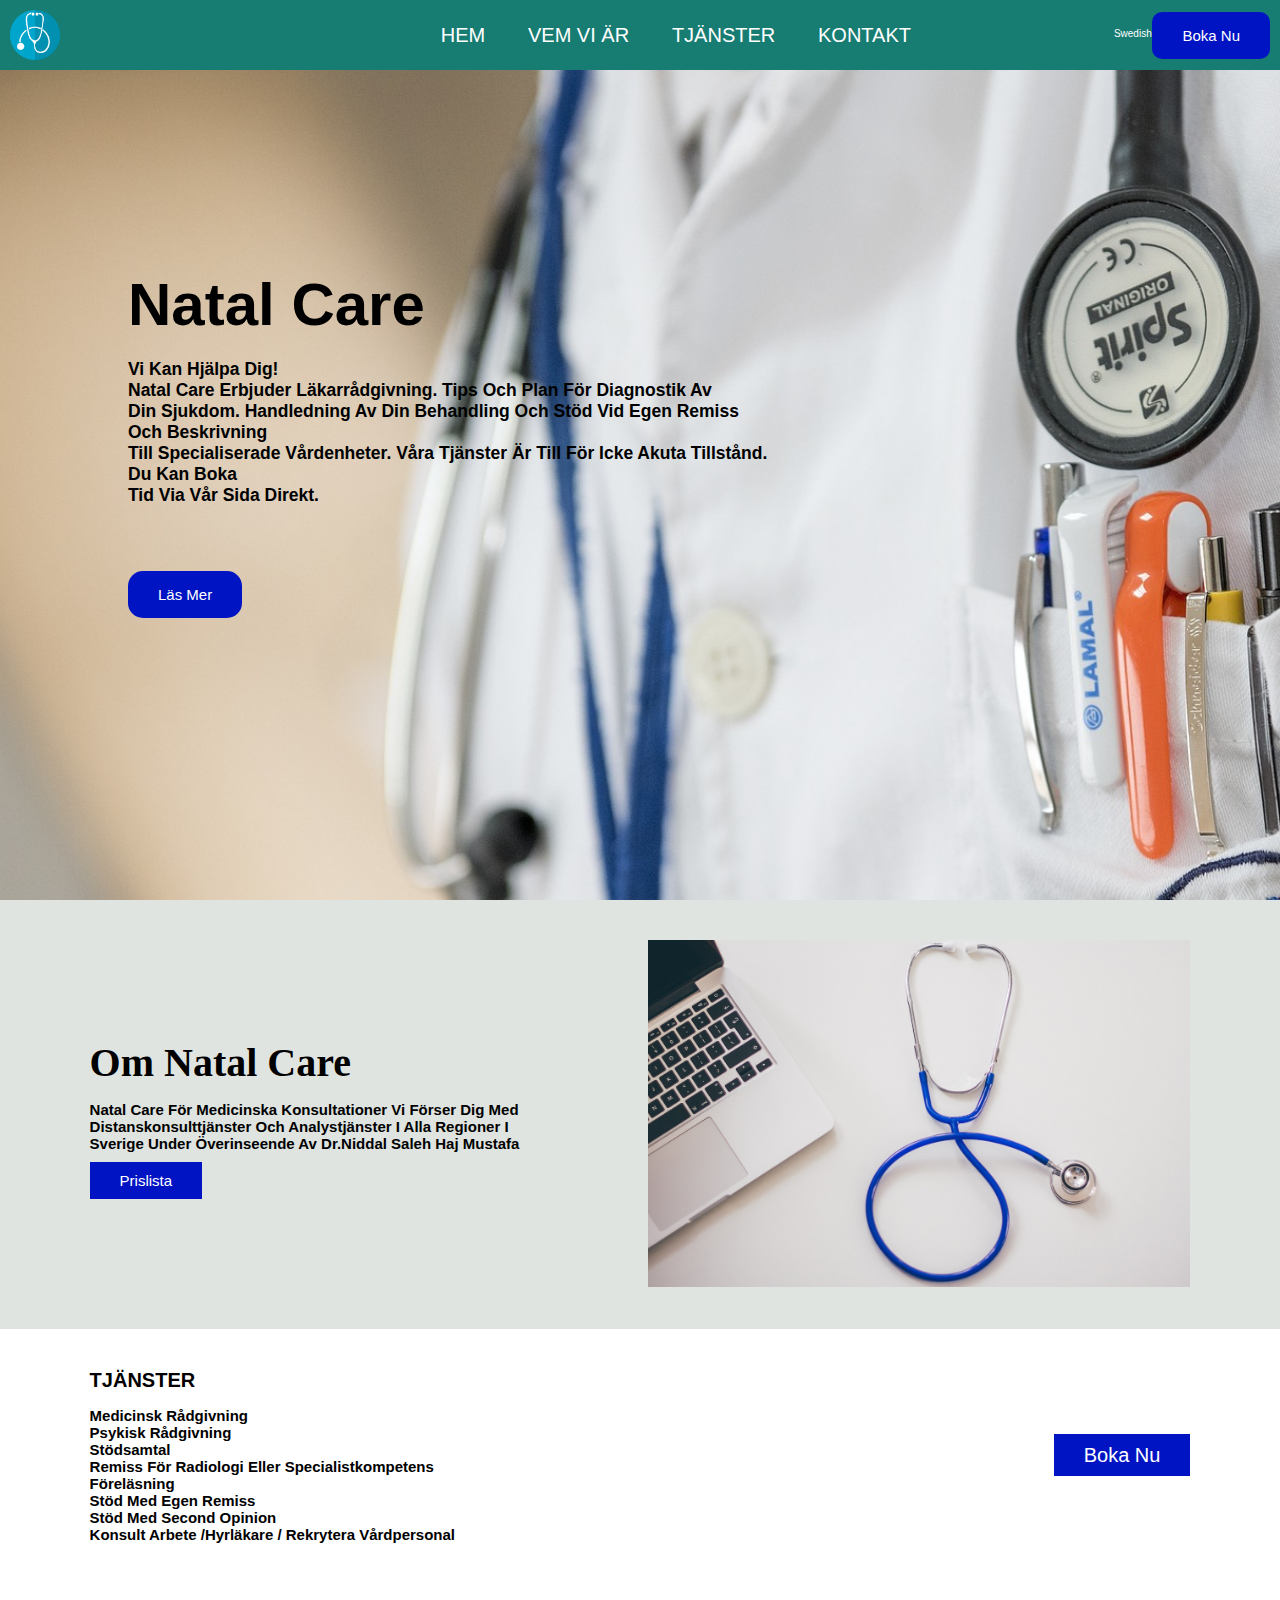
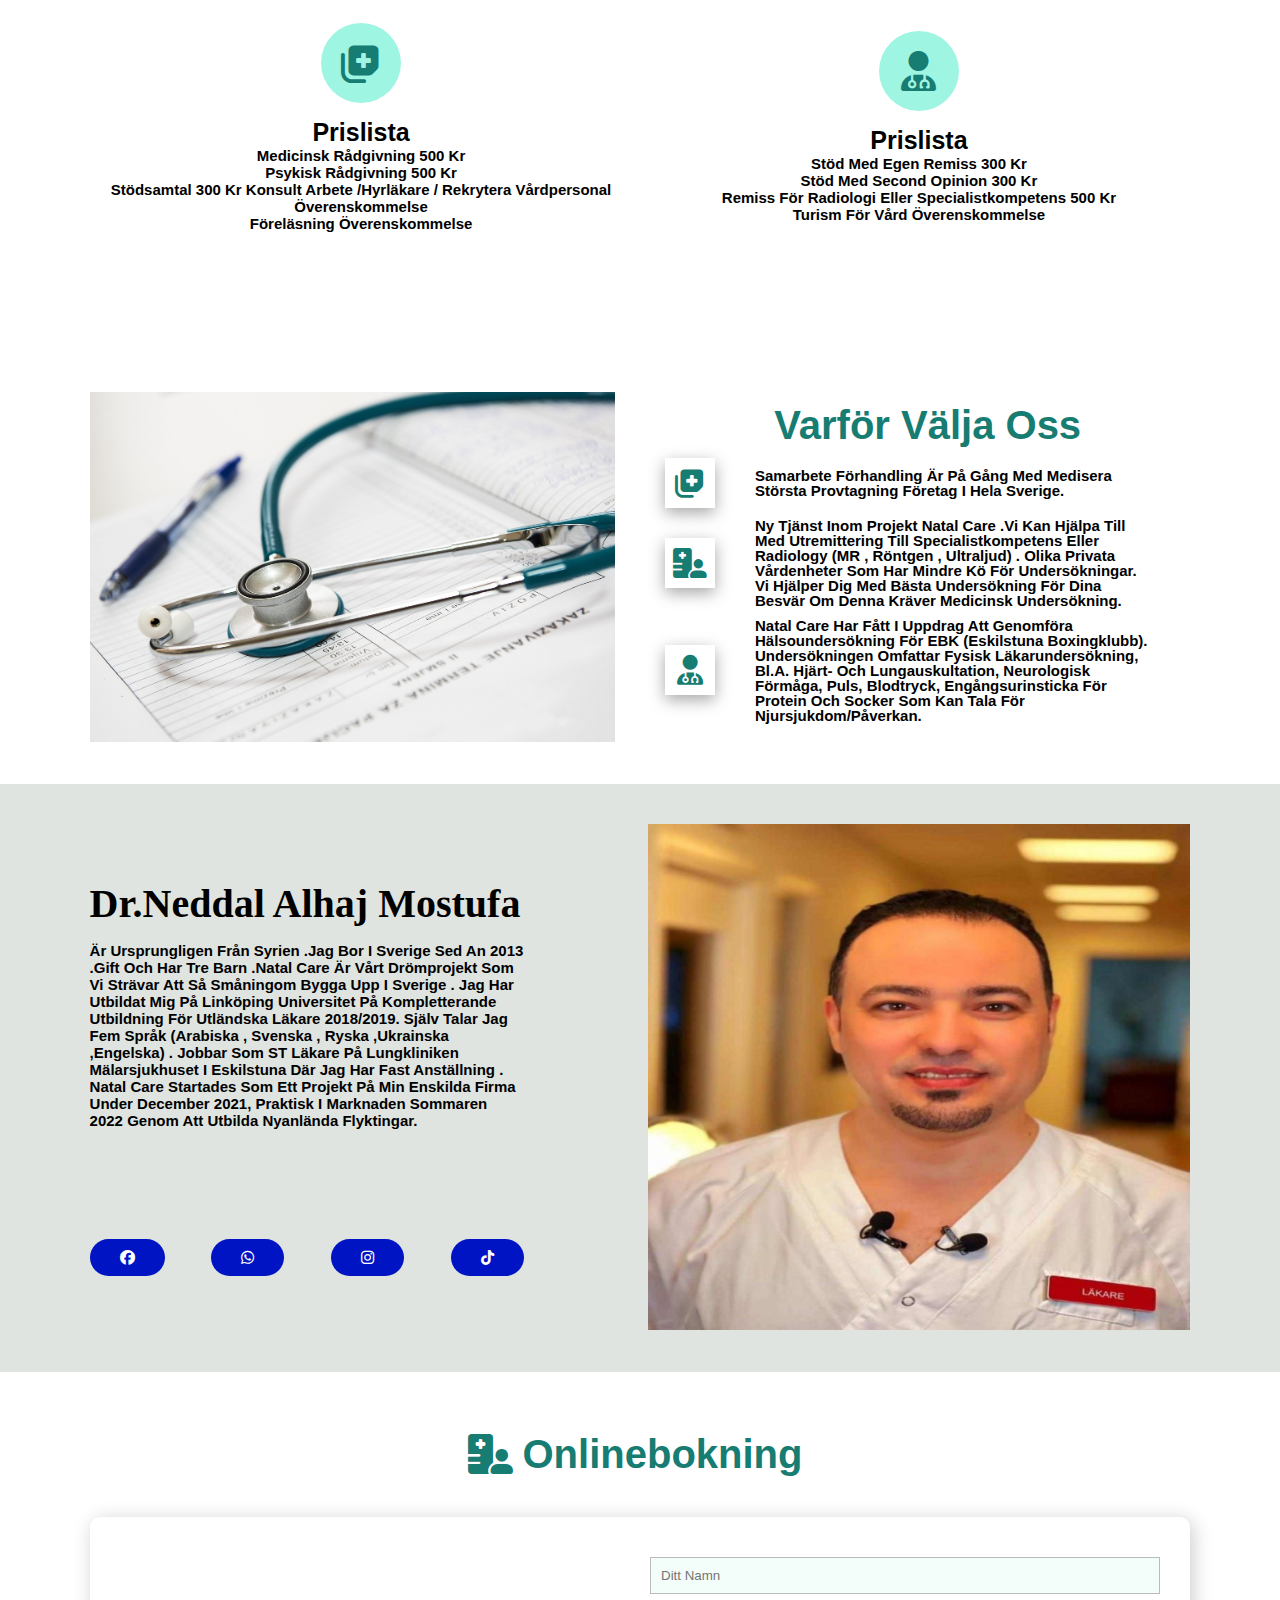
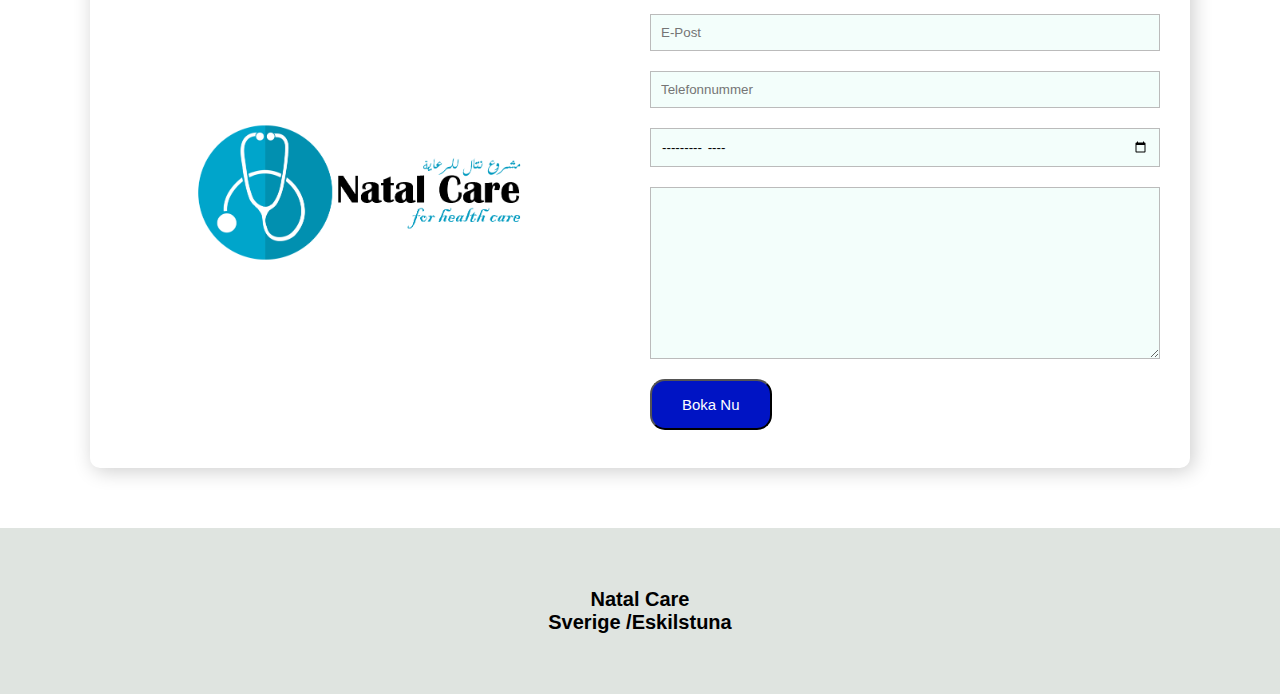
<file: index.html>
<!DOCTYPE html>
<html lang="en">
<head>
    <meta charset="UTF-8">
    <meta name="viewport" content="width=device-width, initial-scale=1.0">
    <link rel="stylesheet" href="style.css">
    <link rel="icon" href="icon/report_clipboard_medical_checklist_healthcare_icon_133525 (1).ico">
    <link rel="stylesheet" href="https://cdnjs.cloudflare.com/ajax/libs/font-awesome/6.4.2/css/all.min.css">
    <title>NatalCare</title>
</head>
<body>
    <header id="home">
        <div class="header">
        <img src="images/stethoscope-icon-2316460_1280.png"id="logo">
        <nav class="navbar">
            
            <a href="#home">HEM</a>
            <a href="#about">VEM VI ÄR</a>
            <a href="#our-services">TJÄNSTER</a>
            <a href="#contact">KONTAKT</a>
        </nav>
        <div class="lang-menu">
            <div class="selected-lang">
                Swedish
            </div>
            <ul>
                <li>
                    <a href="indexar.html" class="ar">Arabic</a>
                </li>
                <li>
                    <a href="indexeng.html"  class="EN">English</a>
                </li>
                <li>
                    <a href="indexru.html"  class="Ru">Russian</a>
                </li>
                <li>
                    <a href="indexuk.html"  class="Uk">Ukrainian</a>
                </li>
                <li>
                    <a href="index.html"  class="Uk">Swedish</a>
                </li>
                
            </ul>
        </div>
        <div class="icons">
            <div id="menubar" class="fas fa-bars"></div>
            <a href="#contact">Boka nu</a>
        </div>
    </div>
    </header>
    <div class="background-image">
        <div class="background-content">
            <h1>Natal Care</h1>
                <p><strong>Vi kan hjälpa dig! </strong> <br>
                    <STRong>   Natal care erbjuder läkarrådgivning. Tips och plan för diagnostik av <br> din sjukdom. Handledning av din behandling och stöd vid egen remiss och beskrivning <br> till specialiserade vårdenheter. Våra tjänster är till för icke akuta tillstånd. Du kan boka <br> tid via vår sida direkt.</STRong></p>
            <a href="#about">Läs mer</a>
        </div>
    </div>
    <div id="about">
        <div class="about">
        <div class="main-about">
            <div class="inner-about">
                <div class="about-content">
                    <h1>Om Natal Care</h1>
                    <p> <strong>Natal Care för medicinska konsultationer Vi förser dig med distanskonsulttjänster och analystjänster i alla regioner i Sverige under överinseende av Dr.Niddal Saleh Haj Mustafa</strong></p>
                    <a href="#our-services">Prislista</a>
                </div>
                
            </div>
            <div class="inner-about">
                <div class="inner-about-image">
                    <img src="images/stethoscope-2617701_1280.jpg">
                </div>
            </div>
        </div>
    </div>
</div>
    <div id="our-services">
        <div class="our-services">
        <div class="services-content">
            <div class="left-services-content">
                <h1>TJÄNSTER </h1>
                <p><strong>Medicinsk rådgivning</strong><br>    
                    <strong>Psykisk rådgivning</strong><br>                   
                    <strong>Stödsamtal</strong><br>                                  
                    <strong>Remiss för Radiologi eller Specialistkompetens</strong><br>                                    
                    <strong>föreläsning</strong><br>                              
                    <strong>stöd med egen remiss</strong><br>      
                    <strong>stöd med second opinion</strong><br>   
                    <strong>konsult arbete /hyrläkare / rekrytera vårdpersonal</strong>
                    </p>
            </div>
            
            <div class="right-services-content">
                <div class="right-btn">
                    <a href="#contact">Boka nu</a>
                </div>
            </div>
        </div>
        <div id="main-services">
            <div class="main-services">
            <div class="inner-services-content">
                <div class="services-icon">
                    <i class="fas fa-notes-medical"></i>
                </div>
                <h2>Prislista</h2>
                <p><strong>Medicinsk rådgivning 500 kr</strong><br> 
                    <strong>Psykisk rådgivning 500 kr</strong><br> 
                    <strong> Stödsamtal 300 kr</strong>  
                    <strong>Konsult arbete /hyrläkare / rekrytera vårdpersonal överenskommelse</strong><br>
                <strong>föreläsning överenskommelse</strong>     
                    </p>
            </div>
            <div class="inner-services-content">
                <div class="services-icon">
                    <i class="fas fa-user-md"></i>
                </div>
                <h2>Prislista</h2>
                <p><strong>stöd med egen remiss 300 kr</strong><br> 
                    
                    <strong>stöd med second opinion 300 kr</strong><br> 
                    
                    <strong>Remiss för Radiologi eller Specialistkompetens 500 kr</strong><br> 
                    
                    <strong>Turism för vård överenskommelse</strong><br> 
                    
                    
                    </p>
            </div>
        </div>
    </div>
    </div>
</div>
    <div class="why-choseus">
        <div class="main-chose">
            <div class="inner-chose">
                <img src="images/medical-563427_1280.jpg">
            </div>
            
            <div class="inner-chose">
                <h1>Varför välja oss</h1>
                
                <div class="inner-chose-content">
                <div class="main-inner-chose">
                    <div class="chose-icons">
                        <i class="fas fa-notes-medical"></i>
                    </div>
                    <div class="icon-content">
                        <p><strong>Samarbete förhandling är på gång med Medisera största provtagning företag i hela Sverige.</strong></p>
                    </div>
                </div>
                
                
                
                <div class="main-inner-chose">
                    <div class="chose-icons">
                        <i class="fas fa-hospital-user"></i>
                    </div>
                    <div class="icon-content">
                        <p><strong>Ny tjänst inom projekt Natal care .vi kan hjälpa till med utremittering till Specialistkompetens eller Radiology (MR , Röntgen , Ultraljud) . Olika privata vårdenheter som har mindre kö för undersökningar. vi hjälper dig med bästa undersökning för dina besvär om denna kräver medicinsk undersökning.</strong></p>
                    </div>
                </div>
                
                <div class="main-inner-chose">
                    <div class="chose-icons">
                        <i class="fas fa-user-md"></i>
                    </div>
                    <div class="icon-content">
                        <p><strong>Natal care har fått i uppdrag att genomföra hälsoundersökning för EBK (Eskilstuna Boxingklubb). Undersökningen omfattar fysisk läkarundersökning, bl.a. hjärt- och lungauskultation, neurologisk förmåga, puls, blodtryck, engångsurinsticka för protein och socker som kan tala för njursjukdom/påverkan.</strong></p>
                    </div>
                </div>
                
                </div>
                
            </div>
        </div>
    </div>
    <div id="about">
        <div class="about">
        <div class="main-about">
            <div class="inner-about">
                <div class="about-content">
                    <h1>Dr.Neddal alhaj mostufa</h1>
                    <p><strong>Är ursprungligen från Syrien .Jag bor i Sverige sed
                        an 2013 .Gift och har tre barn .Natal care är vårt drömprojekt som vi strävar att så småningom bygga upp i Sverige .
                        
                        Jag har utbildat mig på Linköping universitet på kompletterande utbildning för utländska läkare 2018/2019. Själv talar jag fem språk (Arabiska , Svenska , Ryska ,Ukrainska ,Engelska) .
                        
                        Jobbar som ST läkare på Lungkliniken Mälarsjukhuset i Eskilstuna där jag har fast anställning .
                        
                        Natal care startades som ett projekt på min enskilda firma  under december 2021, praktisk i marknaden sommaren 2022 genom att utbilda nyanlända flyktingar.   
                    </strong></p>
                    <div class="social">
                        <a href="https://www.facebook.com/profile.php?id=100087414281694" target="_blank">
                            <i class="fa-brands fa-facebook"></i>
                            <a href="https://api.whatsapp.com/send?phone=46700160167&text=Natal%20Care" target="_blank">
                                <i class="fa-brands fa-whatsapp"></i>
                                <a href="https://instagram.com/dr.neddal?utm_source=qr&igshid=MzNlNGNkZWQ4Mg%3D%3D" target="_blank">
                                    <i class="fa-brands fa-instagram"></i>
                                    <a href="https://www.tiktok.com/@dr.neddal?_t=8fKSQAMPpMf&_r=1" target="_blank">
                                        <i class="fa-brands fa-tiktok"></i>
                                    
                                        
                        </a>
                    </div>
                </div>
                
            </div>
            <div class="inner-about">
                <div class="inner-about-image">
                    <img src="images/neddal1.jpeg">
                </div>
            </div>
        </div>
    </div>
    <!-- <div class="why-choseus">
        <div class="main-chose">
            <div class="inner-chose">
                <img src="images/neddal1.jpeg">
            </div>
            <div class="inner-chose">
                <h1>Dr.Neddal alhaj mostufa</h1>
                
                <div class="inner-chose-content">
                <div class="main-inner-chose">
                    <div class="chose-icons">
                        
                            <i class="fa-brands fa-facebook"></i>
                    </div>
                    <div class="icon-content">
                        <p>Är ursprungligen från Syrien .Jag bor i Sverige sed
                            an 2013 .Gift och har tre barn .Natal care är vårt drömprojekt som vi strävar att så småningom bygga upp i Sverige .</p>
                    </div>
                </div>
                
                
                
                <div class="main-inner-chose">
                    <div class="chose-icons">
                        
                            <i class="fa-brands fa-instagram"></i>
                    </div>
                    <div class="icon-content">
                        <p>Jag har utbildat mig på Linköping universitet på kompletterande utbildning för utländska läkare 2018/2019. Själv talar jag fem språk (Arabiska , Svenska , Ryska ,Ukrainska ,Engelska).</p>
                    </div>
                </div>
                
                <div class="main-inner-chose">
                    <div class="chose-icons">
                        
                            <i class="fa-brands fa-whatsapp"></i>
                    </div>
                    <div class="icon-content">
                        <p>Jobbar som ST läkare på Lungkliniken Mälarsjukhuset i Eskilstuna där jag har fast anställning .
                            Natal care startades som ett projekt på min enskilda firma  under december 2021, praktisk i marknaden sommaren 2022 genom att utbilda nyanlända flyktingar.   
                            </p>
                    </div>
                </div>
                <div class="main-inner-chose">
                    <div class="chose-icons">
                        
                            <i class="fa-brands fa-tiktok"></i>
                    </div>
                    <div class="icon-content">
                        <p>Jobbar som ST läkare på Lungkliniken Mälarsjukhuset i Eskilstuna där jag har fast anställning .
                            Natal care startades som ett projekt på min enskilda firma  under december 2021, praktisk i marknaden sommaren 2022 genom att utbilda nyanlända flyktingar.   
                            </p>
                    </div>
                </div>
                </div>
                
            </div>
        </div>
    </div> -->
    <section id="contact">
        <div class="container">
            <h2><i class="fas fa-hospital-user"></i>Onlinebokning<span class="text-primary"></span></h2>
            <div class="row">
                <img src="images/logonatal2.png" alt="Get In Touch">
                <form action="https://formsubmit.co/dr.neddal@natalcare.se" method="POST">
                    <input type="text" name="Name" id="Name" placeholder="Ditt namn" required>
                    <input type="email" name="Email" id="Email" placeholder="E-post" required>
                    <input type="Number" name="Number" id="Number" placeholder="Telefonnummer" required>
                    <input type="month" name="month" id="Month" placeholder="Datumet som passar mig" required>
                    <textarea name="Message" id="Message" cols="30" rows="10" placeholder="Vad är problemet" required>  
                    </textarea>
                    <button type="submit" class="btn-primary">Boka nu</button>
                </form>
            </div>
        </div>
    </section>
    <div class="footer">
        <div class="main-footer">
            <div class="inner-footer">
                <h1>Natal care <br>
                    Sverige /Eskilstuna <br>
        
        </div>
    </div>
    
            <script src="script.js"></script>
            
</body>
</html>
</file>
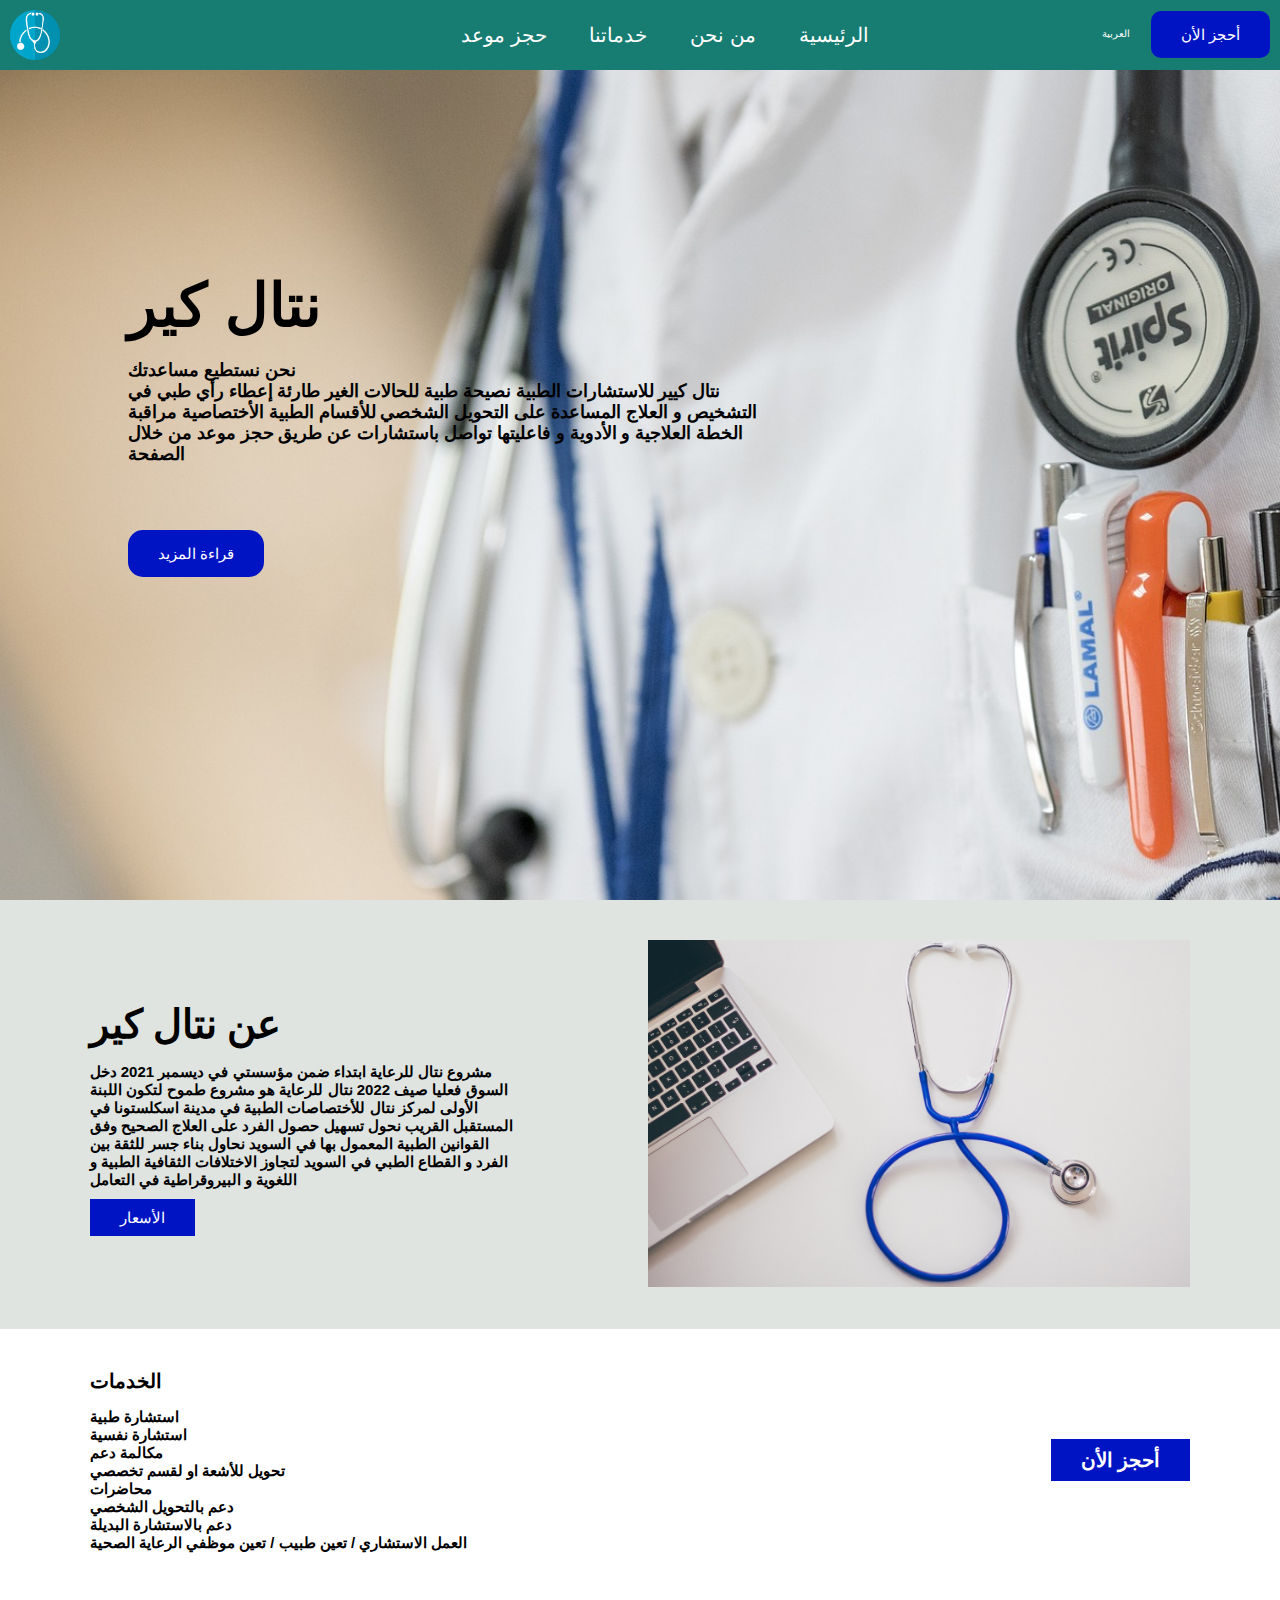
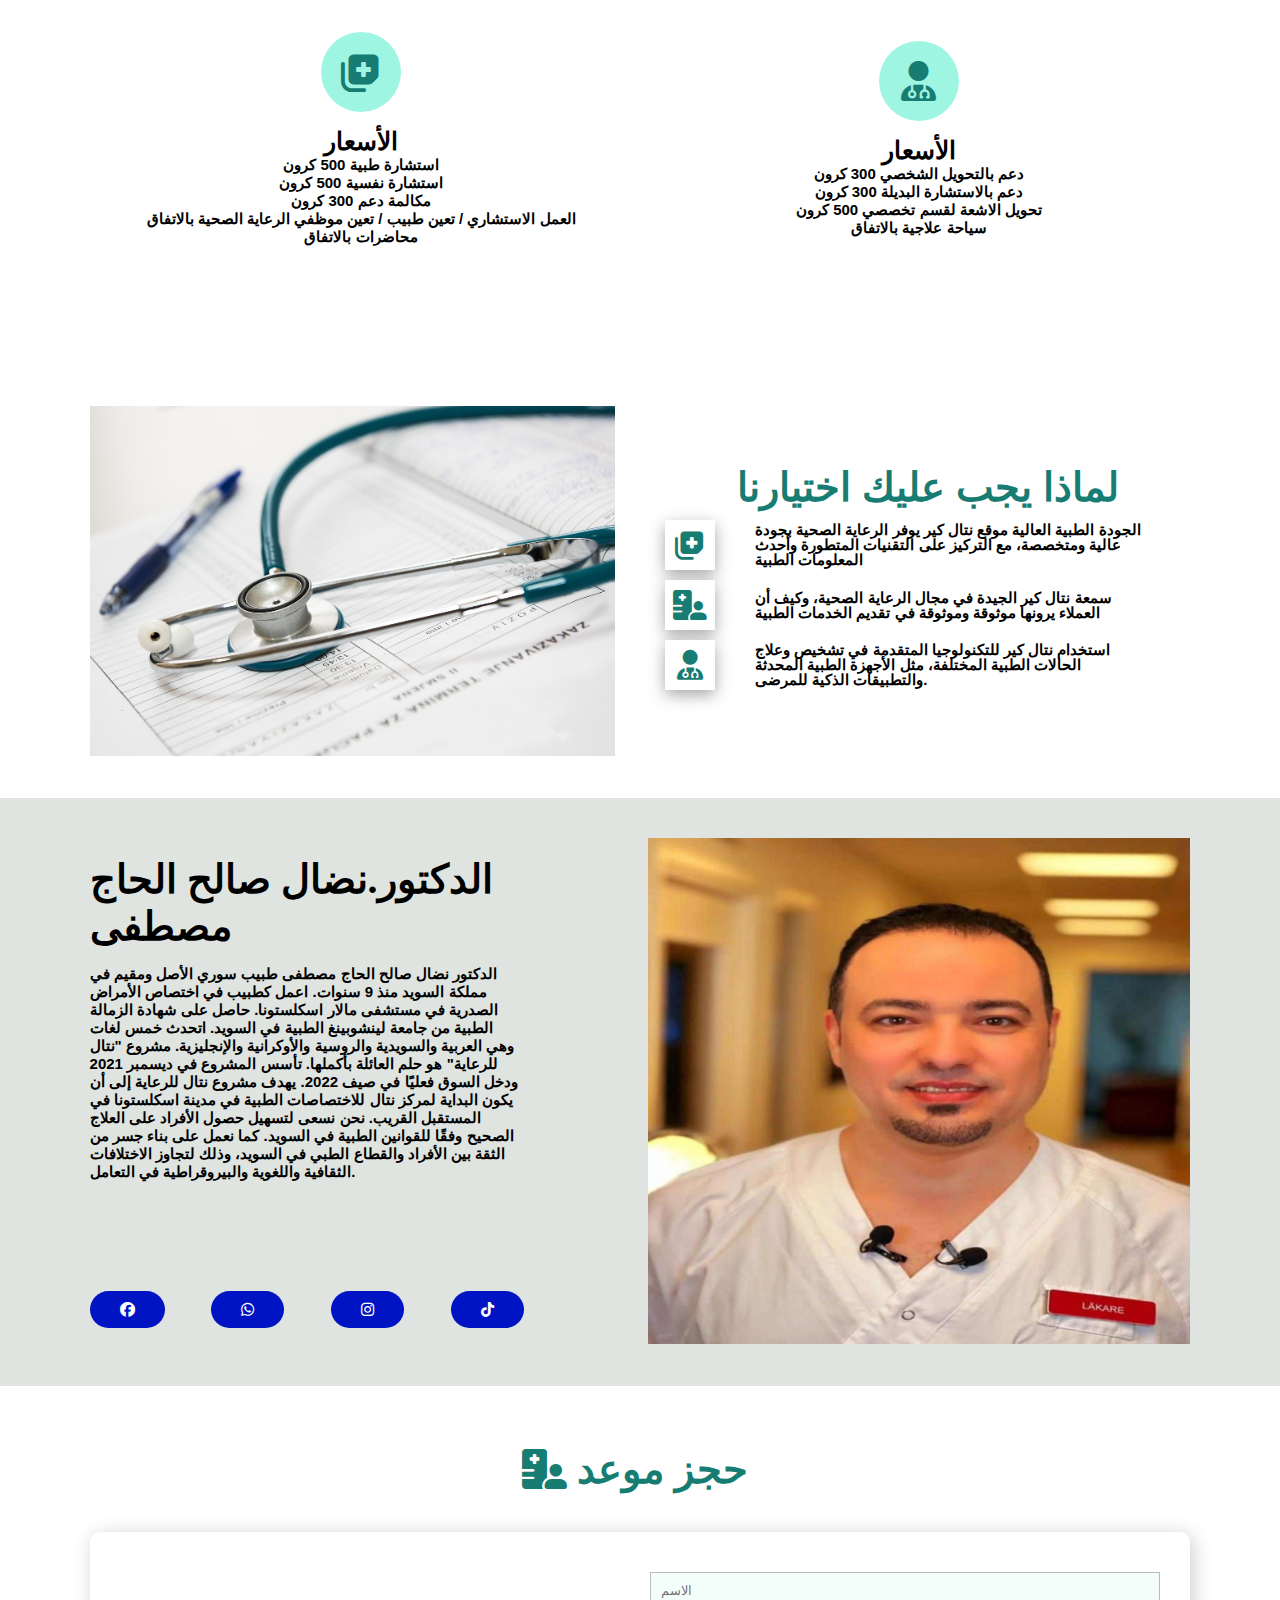
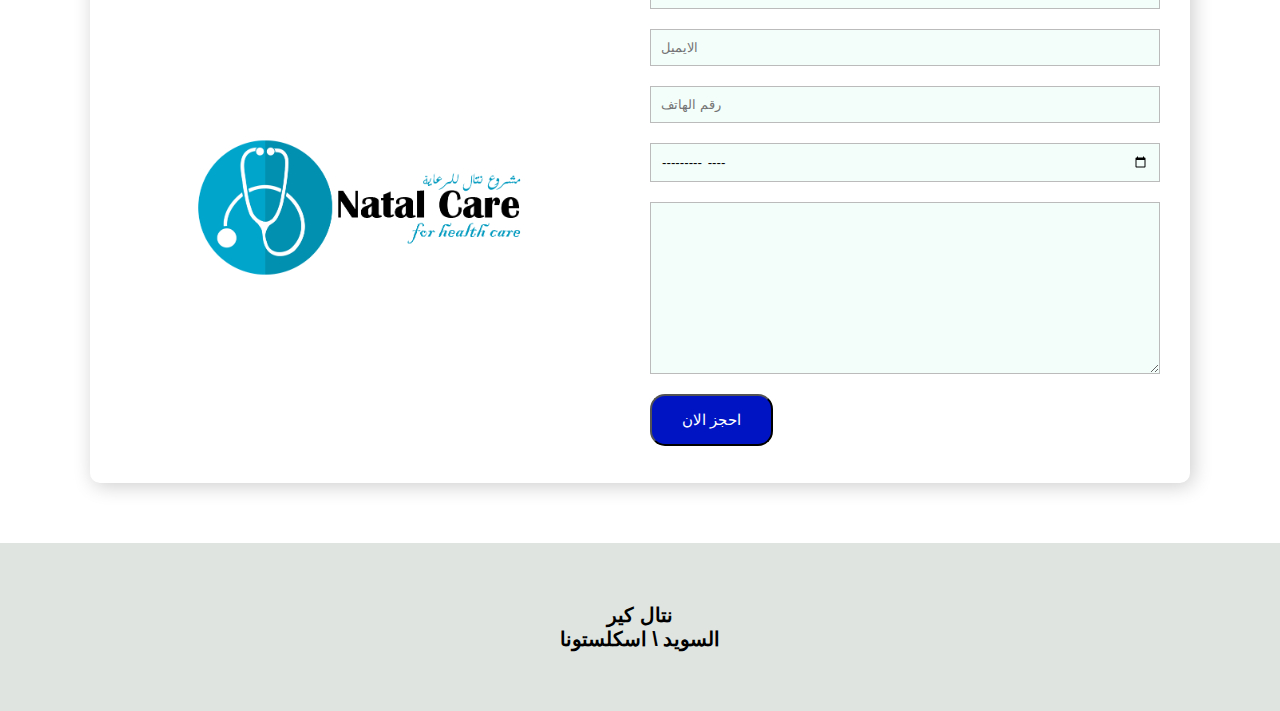
<file: indexar.html>
<!DOCTYPE html>
<html lang="en">
<head>
    <meta charset="UTF-8">
    <meta name="viewport" content="width=device-width, initial-scale=1.0">
    <link rel="stylesheet" href="style.css">
    <link rel="icon" href="icon/report_clipboard_medical_checklist_healthcare_icon_133525 (1).ico">
    <link rel="stylesheet" href="https://cdnjs.cloudflare.com/ajax/libs/font-awesome/6.4.2/css/all.min.css">
    <title>نتال كير</title>
</head>
<body>
    <header id="home">
        <div class="header">
        <img src="images/stethoscope-icon-2316460_1280.png"id="logo">
        <nav class="navbar">
            
            <a href="#home">الرئيسية</a>
            <a href="#about">من نحن</a>
            <a href="#our-services">خدماتنا</a>
            <a href="#contact">حجز موعد</a>
        </nav>
        <div class="lang-menu">
            <div class="selected-lang">
                العربية
            </div>
            <ul>
                <li>
                    <a href="indexar.html" class="ar">Arabic</a>
                </li>
                <li>
                    <a href="indexeng.html"  class="EN">English</a>
                </li>
                <li>
                    <a href="indexru.html"  class="Ru">Russian</a>
                </li>
                <li>
                    <a href="indexuk.html"  class="Uk">Ukrainian</a>
                </li>
                <li>
                    <a href="index.html"  class="Sw">Swedish</a>
                </li>
                
            </ul>
        </div>
        <div class="icons">
            <div id="menubar" class="fas fa-bars"></div>
            <a href="#contact">أحجز الأن</a>
        </div>
    </div>
    </header>
    <div class="background-image">
        <div class="background-content">
            <h1>نتال كير</h1>
                <p><strong>نحن نستطيع مساعدتك</strong> <br>
                    <strong>   نتال كيير للاستشارات الطبية نصيحة طبية للحالات الغير طارئة إعطاء رأي طبي في التشخيص و العلاج المساعدة على التحويل الشخصي للأقسام الطبية الأختصاصية مراقبة الخطة العلاجية و الأدوية و فاعليتها تواصل باستشارات عن طريق حجز موعد من خلال الصفحة</strong></p>
            <a href="#about">قراءة المزيد</a>
        </div>
    </div>
    <div id="about">
        <div class="about">
        <div class="main-about">
            <div class="inner-about">
                <div class="about-content">
                    <h1>عن نتال كير</h1>
                    <p><strong>
                        مشروع نتال للرعاية ابتداء ضمن مؤسستي في ديسمبر 2021 دخل السوق فعليا صيف  2022
                        نتال للرعاية هو مشروع طموح لتكون اللبنة الأولى لمركز نتال للأختصاصات الطبية في مدينة اسكلستونا في المستقبل القريب 
                        نحول تسهيل حصول الفرد على العلاج الصحيح وفق القوانين الطبية المعمول بها في السويد
                        
                        نحاول بناء جسر للثقة بين الفرد و القطاع الطبي في السويد لتجاوز الاختلافات الثقافية الطبية و اللغوية و البيروقراطية في التعامل</strong></p>
                    <a href="#our-services">الأسعار</a>
                </div>
                
            </div>
            <div class="inner-about">
                <div class="inner-about-image">
                    <img src="images/stethoscope-2617701_1280.jpg">
                </div>
            </div>
        </div>
    </div>
</div>
    <div id="our-services">
        <div class="our-services">
        <div class="services-content">
            <div class="left-services-content">
                <h1>الخدمات</h1>
                    <p><strong>استشارة طبية</strong><br>    
                    <strong>  استشارة نفسية</strong> <br>                   
                </strong> <strong>مكالمة دعم</strong><strong><br>                                  
                    تحويل للأشعة او لقسم تخصصي<br>                                    
                    محاضرات <br>                              
                    دعم بالتحويل الشخصي <br>      
                    دعم بالاستشارة البديلة <br>   
                    العمل الاستشاري / تعين طبيب / تعين موظفي الرعاية الصحية
                    </p>
            </div>
            
            <div class="right-services-content">
                <div class="right-btn">
                    <a href="#contact">أحجز الأن</a>
                </div>
            </div>
        </div>
        <div id="main-services">
            <div class="main-services">
            <div class="inner-services-content">
                <div class="services-icon">
                    <i class="fas fa-notes-medical"></i>
                </div>
                <h2>الأسعار</h2>
                <p>استشارة طبية 500 كرون<br> 
                    استشارة نفسية 500 كرون<br> 
                    مكالمة دعم 300 كرون <br> 
                العمل الاستشاري / تعين طبيب / تعين موظفي الرعاية الصحية بالاتفاق<br>
                    محاضرات بالاتفاق
                    </p>
            </div>
            <div class="inner-services-content">
                <div class="services-icon">
                    <i class="fas fa-user-md"></i>
                </div>
                <h2>الأسعار</h2>
                <p>دعم بالتحويل الشخصي 300 كرون<br> 
                    
                    دعم بالاستشارة البديلة 300 كرون<br> 
                    
                    تحويل الاشعة لقسم تخصصي 500 كرون<br> 
                    
                    سياحة علاجية بالاتفاق<br> 
                    
                    
                    </p>
            </div>
        </div>
    </div>
    </div>
</div>
    <div class="why-choseus">
        <div class="main-chose">
            <div class="inner-chose">
                <img src="images/medical-563427_1280.jpg">
            </div>
            
            <div class="inner-chose">
                <h1>لماذا يجب عليك اختيارنا</h1>
                
                <div class="inner-chose-content">
                <div class="main-inner-chose">
                    <div class="chose-icons">
                        <i class="fas fa-notes-medical"></i>
                    </div>
                    <div class="icon-content">
                        <p>الجودة الطبية العالية موقع نتال كير يوفر الرعاية الصحية بجودة عالية ومتخصصة، مع التركيز على التقنيات المتطورة وأحدث المعلومات الطبية</p>
                    </div>
                </div>
                
                
                
                <div class="main-inner-chose">
                    <div class="chose-icons">
                        <i class="fas fa-hospital-user"></i>
                    </div>
                    <div class="icon-content">
                        <p>سمعة نتال كير الجيدة في مجال الرعاية الصحية، وكيف أن العملاء يرونها موثوقة وموثوقة في تقديم الخدمات الطبية</p>
                    </div>
                </div>
                
                <div class="main-inner-chose">
                    <div class="chose-icons">
                        <i class="fas fa-user-md"></i>
                    </div>
                    <div class="icon-content">
                        <p> استخدام نتال كير للتكنولوجيا المتقدمة في تشخيص وعلاج الحالات الطبية المختلفة، مثل الأجهزة الطبية المحدثة والتطبيقات الذكية للمرضى.</p>
                    </div>
                </div>
                
                </div>
                
            </div>
        </div>
    </div>
    <div id="about">
        <div class="about">
        <div class="main-about">
            <div class="inner-about">
                <div class="about-content">
                    <h1>الدكتور.نضال صالح الحاج مصطفى</h1>
                    <p>الدكتور نضال صالح الحاج مصطفى طبيب سوري الأصل ومقيم في مملكة السويد منذ 9 سنوات. اعمل كطبيب في اختصاص الأمراض الصدرية في مستشفى مالار اسكلستونا. حاصل على شهادة الزمالة الطبية من جامعة لينشوبينغ الطبية في السويد. اتحدث خمس لغات وهي العربية والسويدية والروسية والأوكرانية والإنجليزية.

                        مشروع "نتال للرعاية" هو حلم العائلة بأكملها. تأسس المشروع في ديسمبر 2021 ودخل السوق فعليًا في صيف 2022. يهدف مشروع نتال للرعاية إلى أن يكون البداية لمركز نتال للاختصاصات الطبية في مدينة اسكلستونا في المستقبل القريب. نحن نسعى لتسهيل حصول الأفراد على العلاج الصحيح وفقًا للقوانين الطبية في السويد. كما نعمل على بناء جسر من الثقة بين الأفراد والقطاع الطبي في السويد، وذلك لتجاوز الاختلافات الثقافية واللغوية والبيروقراطية في التعامل.</p>
                    <div class="social">
                        <a href="https://www.facebook.com/profile.php?id=100087414281694" target="_blank">
                            <i class="fa-brands fa-facebook"></i>
                            <a href="https://api.whatsapp.com/send?phone=46700160167&text=Natal%20Care" target="_blank">
                                <i class="fa-brands fa-whatsapp"></i>
                                <a href="https://instagram.com/dr.neddal?utm_source=qr&igshid=MzNlNGNkZWQ4Mg%3D%3D" target="_blank">
                                    <i class="fa-brands fa-instagram"></i>
                                    <a href="https://www.tiktok.com/@dr.neddal?_t=8fKSQAMPpMf&_r=1" target="_blank">
                                        <i class="fa-brands fa-tiktok"></i>
                                    
                                        
                        </a>
                    </div>
                </div>
                
            </div>
            <div class="inner-about">
                <div class="inner-about-image">
                    <img src="images/neddal1.jpeg">
                </div>
            </div>
        </div>
    </div>
    <!-- <div class="why-choseus">
        <div class="main-chose">
            <div class="inner-chose">
                <img src="images/neddal1.jpeg">
            </div>
            
            <div class="inner-chose">
                <h1>Dr.Neddal alhaj mostufa</h1>
                
                <div class="inner-chose-content">
                <div class="main-inner-chose">
                    <div class="chose-icons">
                        
                            <i class="fa-brands fa-facebook"></i>
                    </div>
                    <div class="icon-content">
                        <p>Är ursprungligen från Syrien .Jag bor i Sverige sed
                            an 2013 .Gift och har tre barn .Natal care är vårt drömprojekt som vi strävar att så småningom bygga upp i Sverige .</p>
                    </div>
                </div>
                
                
                
                <div class="main-inner-chose">
                    <div class="chose-icons">
                        
                            <i class="fa-brands fa-instagram"></i>
                    </div>
                    <div class="icon-content">
                        <p>Jag har utbildat mig på Linköping universitet på kompletterande utbildning för utländska läkare 2018/2019. Själv talar jag fem språk (Arabiska , Svenska , Ryska ,Ukrainska ,Engelska).</p>
                    </div>
                </div>
                
                <div class="main-inner-chose">
                    <div class="chose-icons">
                        
                            <i class="fa-brands fa-whatsapp"></i>
                    </div>
                    <div class="icon-content">
                        <p>Jobbar som ST läkare på Lungkliniken Mälarsjukhuset i Eskilstuna där jag har fast anställning .
                            Natal care startades som ett projekt på min enskilda firma  under december 2021, praktisk i marknaden sommaren 2022 genom att utbilda nyanlända flyktingar.   
                            </p>
                    </div>
                </div>
                <div class="main-inner-chose">
                    <div class="chose-icons">
                        
                            <i class="fa-brands fa-tiktok"></i>
                    </div>
                    <div class="icon-content">
                        <p>Jobbar som ST läkare på Lungkliniken Mälarsjukhuset i Eskilstuna där jag har fast anställning .
                            Natal care startades som ett projekt på min enskilda firma  under december 2021, praktisk i marknaden sommaren 2022 genom att utbilda nyanlända flyktingar.   
                            </p>
                    </div>
                </div>
                </div>
                
            </div>
        </div>
    </div> -->
    <section id="contact">
        <div class="container">
            <h2><i class="fas fa-hospital-user"></i>حجز موعد<span class="text-primary"></span></h2>
            <div class="row">
                <img src="images/logonatal2.png" alt="Get In Touch">
                <form action="https://formsubmit.co/dr.neddal@natalcare.se" method="POST">
                    <input type="text" name="Name" id="Name" placeholder="الاسم" required>
                    <input type="email" name="Email" id="Email" placeholder="الايميل" required>
                    <input type="email" name="Number" id="Number" placeholder="رقم الهاتف" required>
                    <input type="month" name="month" id="Month" placeholder="تاريخ الموعد" required>
                    <textarea name="Message" id="Message" cols="30" rows="10" placeholder="ماهي مشكلتك ؟" required>  
                    </textarea>
                    <button type="submit" class="btn-primary">احجز الان</button>
                </form>
            </div>
        </div>
    </section>
    <div class="footer">
        <div class="main-footer">
            <div class="inner-footer">
                <h1>نتال كير <br>
                    السويد \ اسكلستونا <br>
        
        </div>
    </div>
    
            <script src="script.js"></script>
            
</body>
</html>
</file>
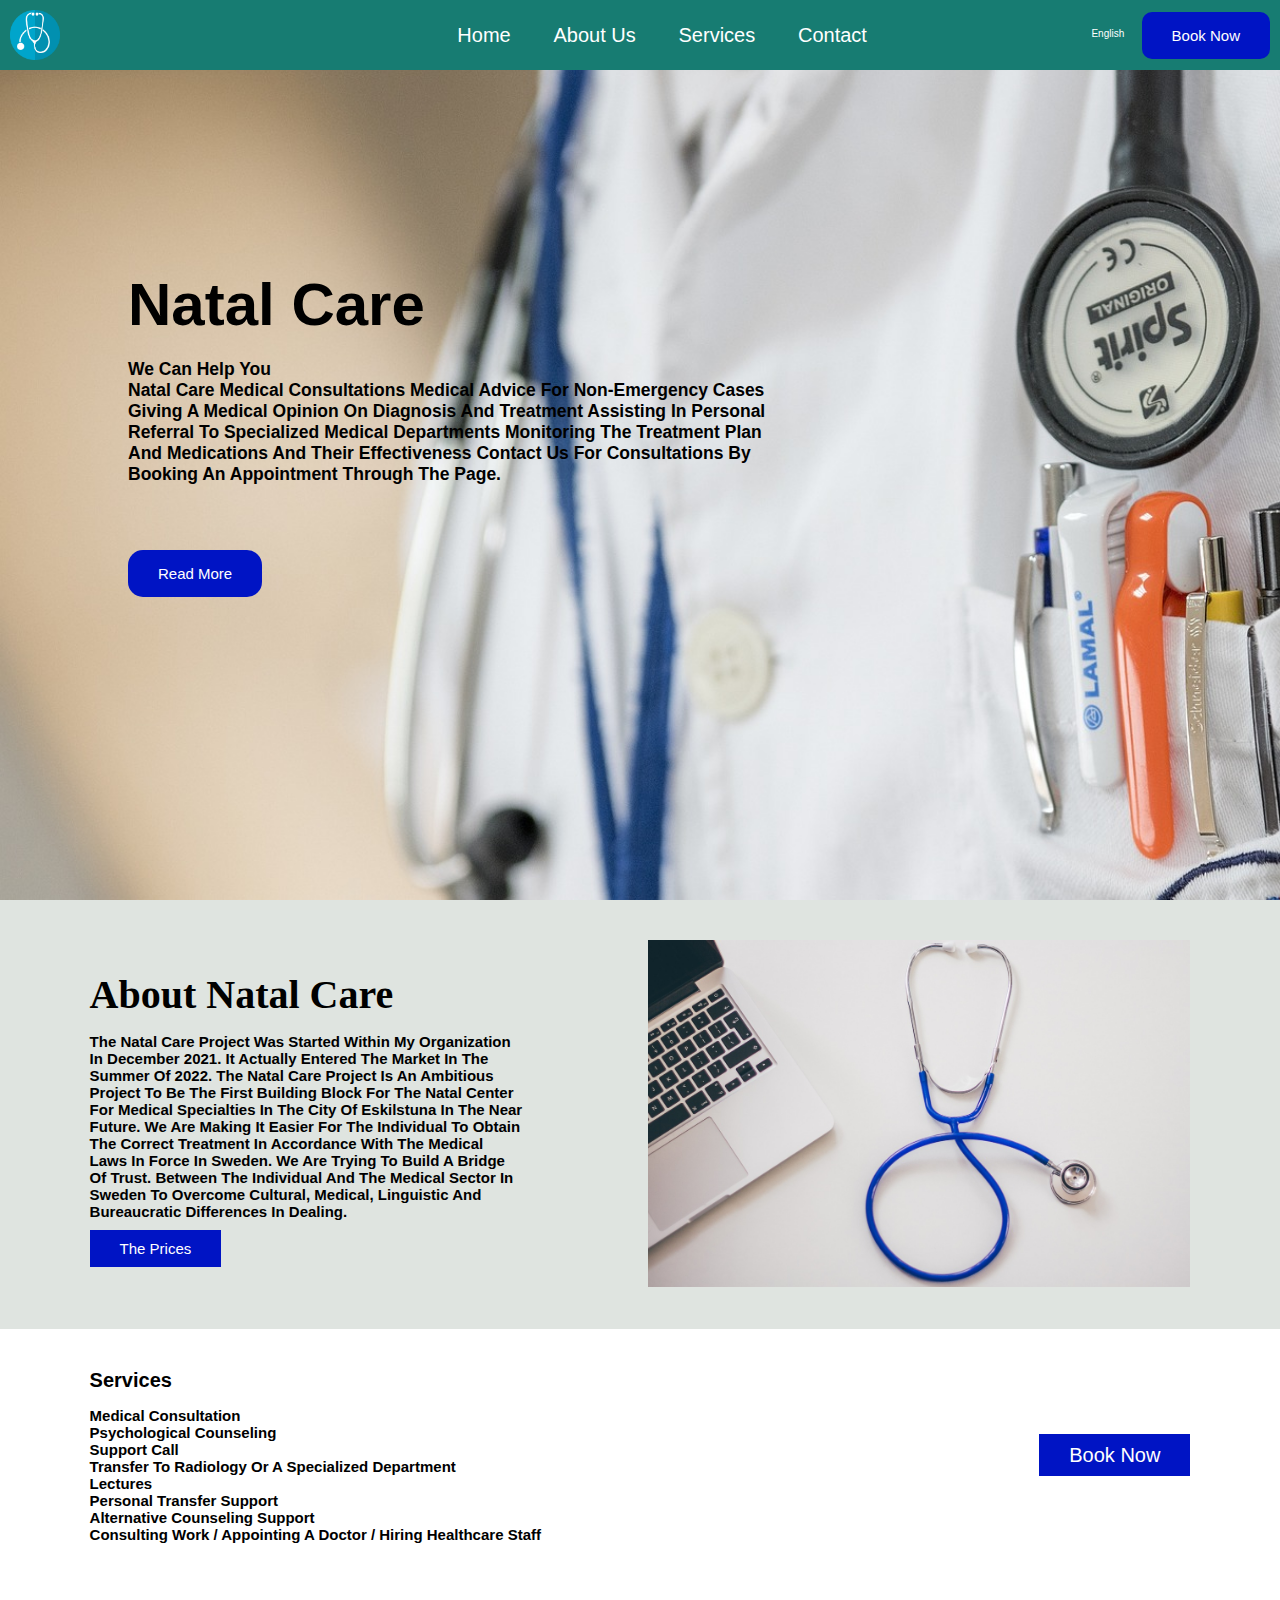
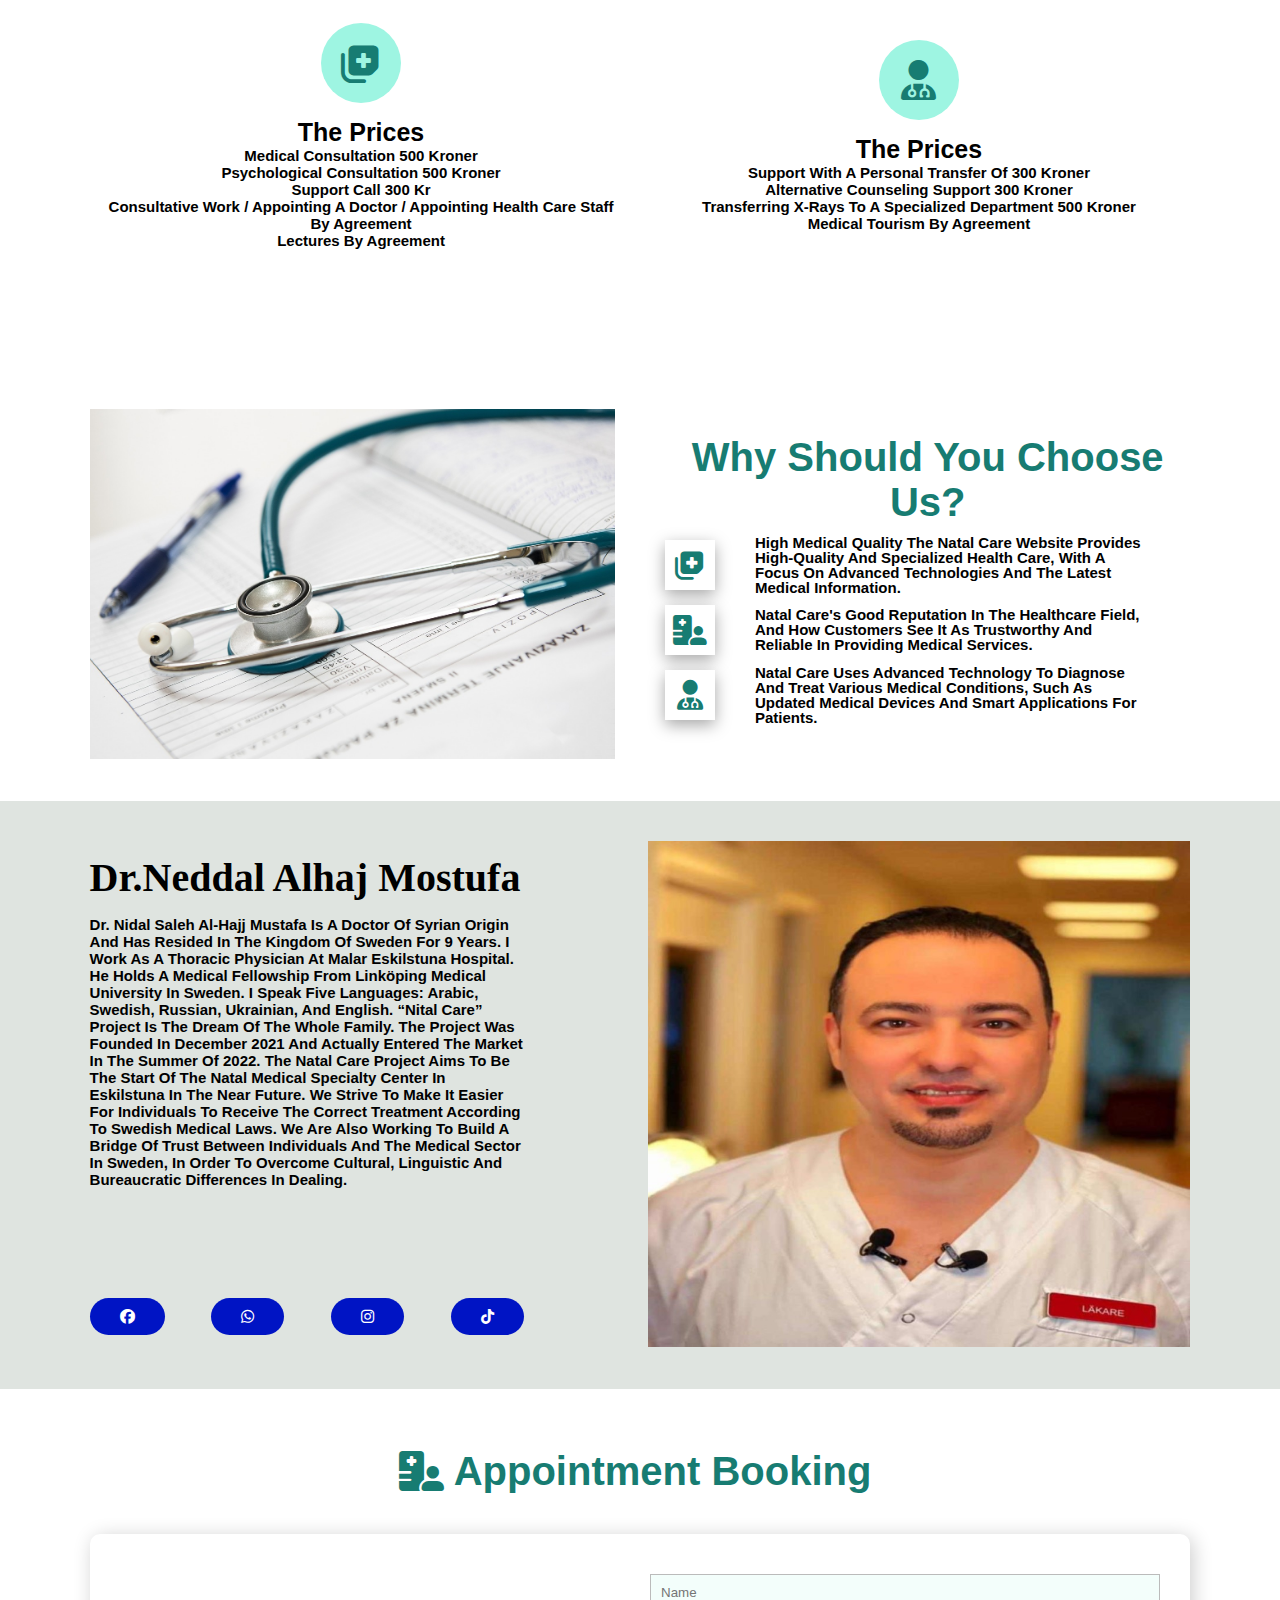
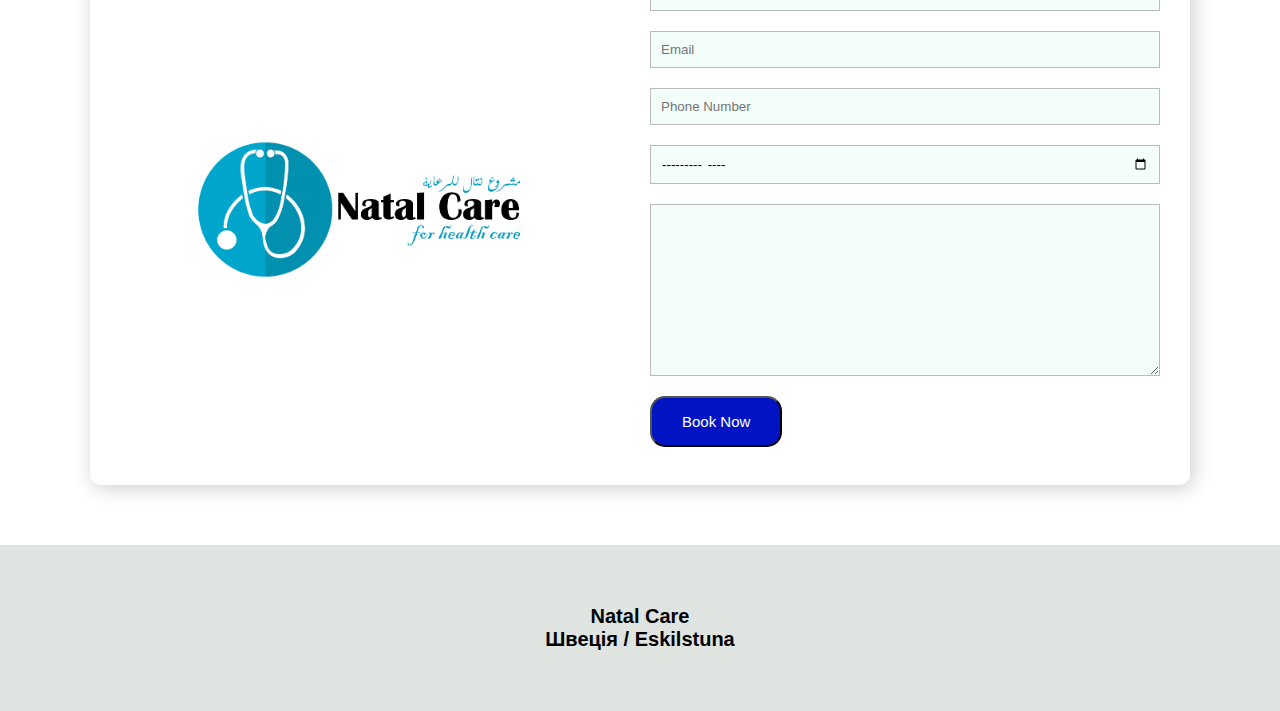
<file: indexeng.html>
<!DOCTYPE html>
<html lang="en">
<head>
    <meta charset="UTF-8">
    <meta name="viewport" content="width=device-width, initial-scale=1.0">
    <link rel="stylesheet" href="style.css">
    <link rel="icon" href="icon/report_clipboard_medical_checklist_healthcare_icon_133525 (1).ico">
    <link rel="stylesheet" href="https://cdnjs.cloudflare.com/ajax/libs/font-awesome/6.4.2/css/all.min.css">
    <title>NatalCare</title>
</head>
<body>
    <header id="home">
        <div class="header">
        <img src="images/stethoscope-icon-2316460_1280.png"id="logo">
        <nav class="navbar">
            
            <a href="#home">Home</a>
            <a href="#about">About us</a>
            <a href="#our-services">Services</a>
            <a href="#contact">Contact</a>
        </nav>
        <div class="lang-menu">
            <div class="selected-lang">
                English
            </div>
            <ul>
                <li>
                    <a href="indexar.html" class="ar">Arabic</a>
                </li>
                <li>
                    <a href="indexeng.html"  class="EN">English</a>
                </li>
                <li>
                    <a href="indexru.html"  class="Ru">Russian</a>
                </li>
                <li>
                    <a href="indexuk.html"  class="Uk">Ukrainian</a>
                </li>
                <li>
                    <a href="index.html"  class="Sw">Swedish</a>
                </li>
                
            </ul>
        </div>
        <div class="icons">
            <div id="menubar" class="fas fa-bars"></div>
            <a href="#contact">Book now</a>
        </div>
    </div>
    </header>
    <div class="background-image">
        <div class="background-content">
            <h1>Natal Care</h1>
                <p><strong>We can help you</strong> <br>
                    
                    <strong>Natal Care Medical Consultations Medical advice for non-emergency cases Giving a medical opinion on diagnosis and treatment Assisting in personal referral to specialized medical departments Monitoring the treatment plan and medications and their effectiveness Contact us for consultations by booking an appointment through the page.</strong></p>
            <a href="#about">Read more</a>
        </div>
    </div>
    <div id="about">
        <div class="about">
        <div class="main-about">
            <div class="inner-about">
                <div class="about-content">
                    <h1>About Natal Care</h1>
                    <p><strong>The Natal Care project was started within my organization in December 2021. It actually entered the market in the summer of 2022. The Natal Care project is an ambitious project to be the first building block for the Natal Center for Medical Specialties in the city of Eskilstuna in the near future. We are making it easier for the individual to obtain the correct treatment in accordance with the medical laws in force in Sweden. We are trying to build a bridge of trust. Between the individual and the medical sector in Sweden to overcome cultural, medical, linguistic and bureaucratic differences in dealing.</strong></p>
                    <a href="#our-services">the prices</a>
                </div>
                
            </div>
            <div class="inner-about">
                <div class="inner-about-image">
                    <img src="images/stethoscope-2617701_1280.jpg">
                </div>
            </div>
        </div>
    </div>
</div>
    <div id="our-services">
        <div class="our-services">
        <div class="services-content">
            <div class="left-services-content">
                <h1>Services</h1>
                <p><strong>Medical consultation</strong><br>    
                <strong>   Psychological counseling<br>                   
                    Support call<br>                                  
                    Transfer to radiology or a specialized department<br>                                    
                    Lectures<br>                              
                    Personal transfer support<br>      
                    Alternative counseling support<br>   
                    Consulting work / appointing a doctor / hiring healthcare staff
                </strong>    </p>
            </div>
            
            <div class="right-services-content">
                <div class="right-btn">
                    <a href="#contact">Book now</a>
                </div>
            </div>
        </div>
        <div id="main-services">
            <div class="main-services">
            <div class="inner-services-content">
                <div class="services-icon">
                    <i class="fas fa-notes-medical"></i>
                </div>
                <h2>the prices</h2>
                <p><strong>Medical consultation 500 kroner<br> 
                    Psychological consultation 500 kroner<br> 
                    Support call 300 kr <br> 
                    Consultative work / appointing a doctor / appointing health care staff by agreement<br>
                    Lectures by agreement
                </strong></p>
            </div>
            <div class="inner-services-content">
                <div class="services-icon">
                    <i class="fas fa-user-md"></i>
                </div>
                <h2>the prices</h2>
                <p><strong>Support with a personal transfer of 300 kroner<br> 
                    
                    Alternative counseling support 300 kroner<br> 
                    
                    Transferring x-rays to a specialized department 500 kroner<br> 
                    
                    Medical tourism by agreement</strong><br> 
                    
                    
                    </p>
            </div>
        </div>
    </div>
    </div>
</div>
    <div class="why-choseus">
        <div class="main-chose">
            <div class="inner-chose">
                <img src="images/medical-563427_1280.jpg">
            </div>
            
            <div class="inner-chose">
                <h1>Why should you choose us?</h1>
                
                <div class="inner-chose-content">
                <div class="main-inner-chose">
                    <div class="chose-icons">
                        <i class="fas fa-notes-medical"></i>
                    </div>
                    <div class="icon-content">
                        <p><strong>High Medical Quality The Natal Care website provides high-quality and specialized health care, with a focus on advanced technologies and the latest medical information.</strong></p>
                    </div>
                </div>
                
                
                
                <div class="main-inner-chose">
                    <div class="chose-icons">
                        <i class="fas fa-hospital-user"></i>
                    </div>
                    <div class="icon-content">
                        <p><strong>Natal Care's good reputation in the healthcare field, and how customers see it as trustworthy and reliable in providing medical services.</strong></p>
                    </div>
                </div>
                
                <div class="main-inner-chose">
                    <div class="chose-icons">
                        <i class="fas fa-user-md"></i>
                    </div>
                    <div class="icon-content">
                        <p><strong>Natal Care uses advanced technology to diagnose and treat various medical conditions, such as updated medical devices and smart applications for patients.</strong></p>
                    </div>
                </div>
                
                </div>
                
            </div>
        </div>
    </div>
    <div id="about">
        <div class="about">
        <div class="main-about">
            <div class="inner-about">
                <div class="about-content">
                    <h1>Dr.Neddal alhaj mostufa</h1>
                    <p><strong>Dr. Nidal Saleh Al-Hajj Mustafa is a doctor of Syrian origin and has resided in the Kingdom of Sweden for 9 years. 
                        I work as a thoracic physician at Malar Eskilstuna Hospital. He holds a medical fellowship from 
                        Linköping Medical University in Sweden. I speak five languages: Arabic, Swedish, Russian, Ukrainian, and English. 
                        “Nital Care” project is the dream of the whole family. The project was founded in December 2021 and actually entered the 
                        market in the summer of 2022. The Natal Care project aims to be the start of the Natal Medical Specialty Center in 
                        Eskilstuna in the near future. We strive to make it easier for individuals to receive the correct treatment according 
                        to Swedish medical laws. We are also working to build a bridge of trust between individuals and the medical sector in 
                        Sweden, in order to overcome cultural, linguistic and bureaucratic differences in dealing.
                    </strong></p>
                    <div class="social">
                        <a href="https://www.facebook.com/profile.php?id=100087414281694" target="_blank">
                            <i class="fa-brands fa-facebook"></i>
                            <a href="https://wa.me/qr/7EE3DSJRHVUMK1" target="_blank">
                                <i class="fa-brands fa-whatsapp"></i>
                                <a href="https://instagram.com/dr.neddal?utm_source=qr&igshid=MzNlNGNkZWQ4Mg%3D%3D" target="_blank">
                                    <i class="fa-brands fa-instagram"></i>
                                    <a href="https://www.tiktok.com/@dr.neddal?_t=8fKSQAMPpMf&_r=1" target="_blank">
                                        <i class="fa-brands fa-tiktok"></i>
                                    
                                        
                        </a>
                    </div>
                </div>
                
            </div>
            <div class="inner-about">
                <div class="inner-about-image">
                    <img src="images/neddal1.jpeg">
                </div>
            </div>
        </div>
    </div>
    <!-- <div class="why-choseus">
        <div class="main-chose">
            <div class="inner-chose">
                <img src="images/neddal1.jpeg">
            </div>
            <div class="inner-chose">
                <h1>Dr.Neddal alhaj mostufa</h1>
                
                <div class="inner-chose-content">
                <div class="main-inner-chose">
                    <div class="chose-icons">
                        
                            <i class="fa-brands fa-facebook"></i>
                    </div>
                    <div class="icon-content">
                        <p>Är ursprungligen från Syrien .Jag bor i Sverige sed
                            an 2013 .Gift och har tre barn .Natal care är vårt drömprojekt som vi strävar att så småningom bygga upp i Sverige .</p>
                    </div>
                </div>
                
                
                
                <div class="main-inner-chose">
                    <div class="chose-icons">
                        
                            <i class="fa-brands fa-instagram"></i>
                    </div>
                    <div class="icon-content">
                        <p>Jag har utbildat mig på Linköping universitet på kompletterande utbildning för utländska läkare 2018/2019. Själv talar jag fem språk (Arabiska , Svenska , Ryska ,Ukrainska ,Engelska).</p>
                    </div>
                </div>
                
                <div class="main-inner-chose">
                    <div class="chose-icons">
                        
                            <i class="fa-brands fa-whatsapp"></i>
                    </div>
                    <div class="icon-content">
                        <p>Jobbar som ST läkare på Lungkliniken Mälarsjukhuset i Eskilstuna där jag har fast anställning .
                            Natal care startades som ett projekt på min enskilda firma  under december 2021, praktisk i marknaden sommaren 2022 genom att utbilda nyanlända flyktingar.   
                            </p>
                    </div>
                </div>
                <div class="main-inner-chose">
                    <div class="chose-icons">
                        
                            <i class="fa-brands fa-tiktok"></i>
                    </div>
                    <div class="icon-content">
                        <p>Jobbar som ST läkare på Lungkliniken Mälarsjukhuset i Eskilstuna där jag har fast anställning .
                            Natal care startades som ett projekt på min enskilda firma  under december 2021, praktisk i marknaden sommaren 2022 genom att utbilda nyanlända flyktingar.   
                            </p>
                    </div>
                </div>
                </div>
                
            </div>
        </div>
    </div> -->
    <section id="contact">
        <div class="container">
            <h2><i class="fas fa-hospital-user"></i>Appointment Booking<span class="text-primary"></span></h2>
            <div class="row">
                <img src="images/logonatal2.png" alt="Get In Touch">
                <form action="https://formsubmit.co/dr.neddal@natalcare.se" method="POST">
                    <input type="text" name="Name" id="Name" placeholder="Name" required>
                    <input type="email" name="Email" id="Email" placeholder="Email" required>
                    <input type="email" name="Number" id="Number" placeholder="phone number" required>
                    <input type="month" name="month" id="Month" placeholder="Appointment date" required>
                    <textarea name="Message" id="Message" cols="30" rows="10" placeholder="what's your situation" required>  
                    </textarea>
                    <button type="submit" class="btn-primary">Book now</button>
                </form>
            </div>
        </div>
    </section>
    <div class="footer">
        <div class="main-footer">
            <div class="inner-footer">
                <h1>Natal care <br>
                    Швеція / Eskilstuna <br>
        
        </div>
    </div>
    
            <script src="script.js"></script>
            
</body>
</html>
</file>
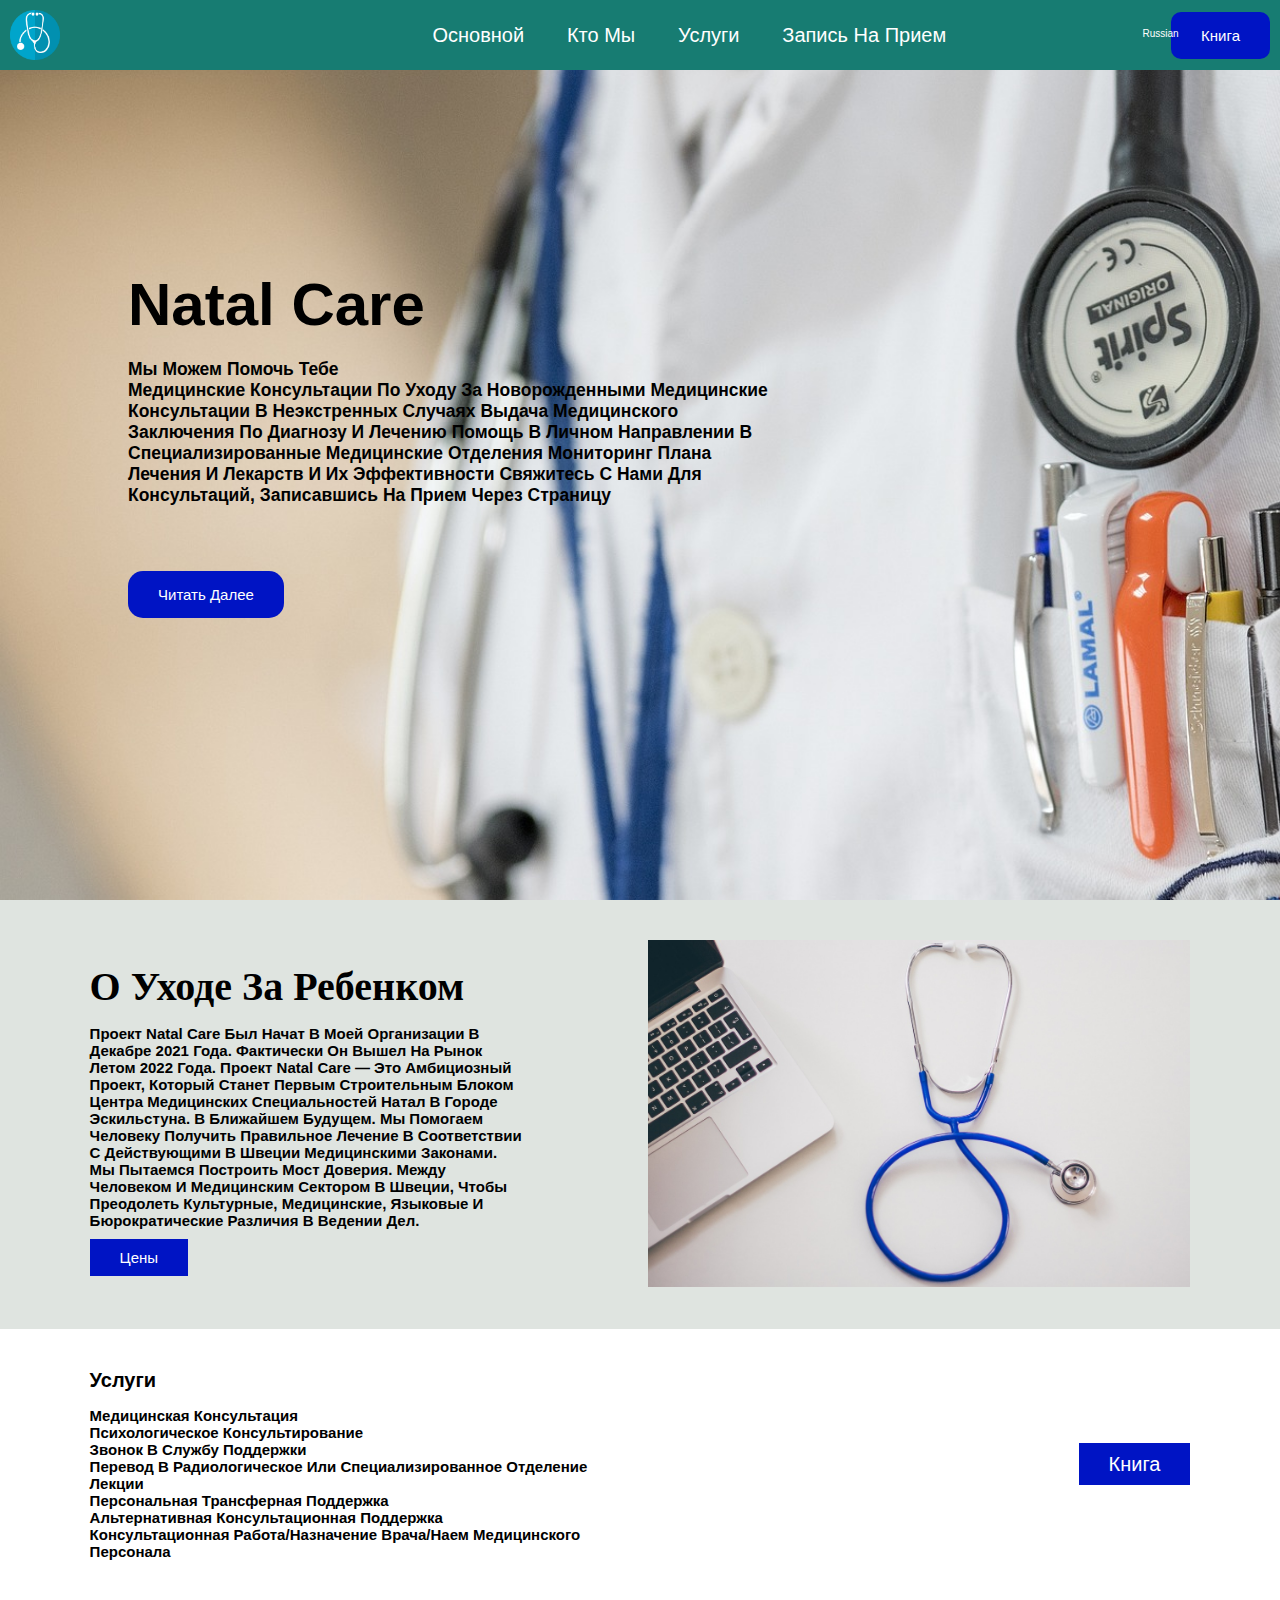
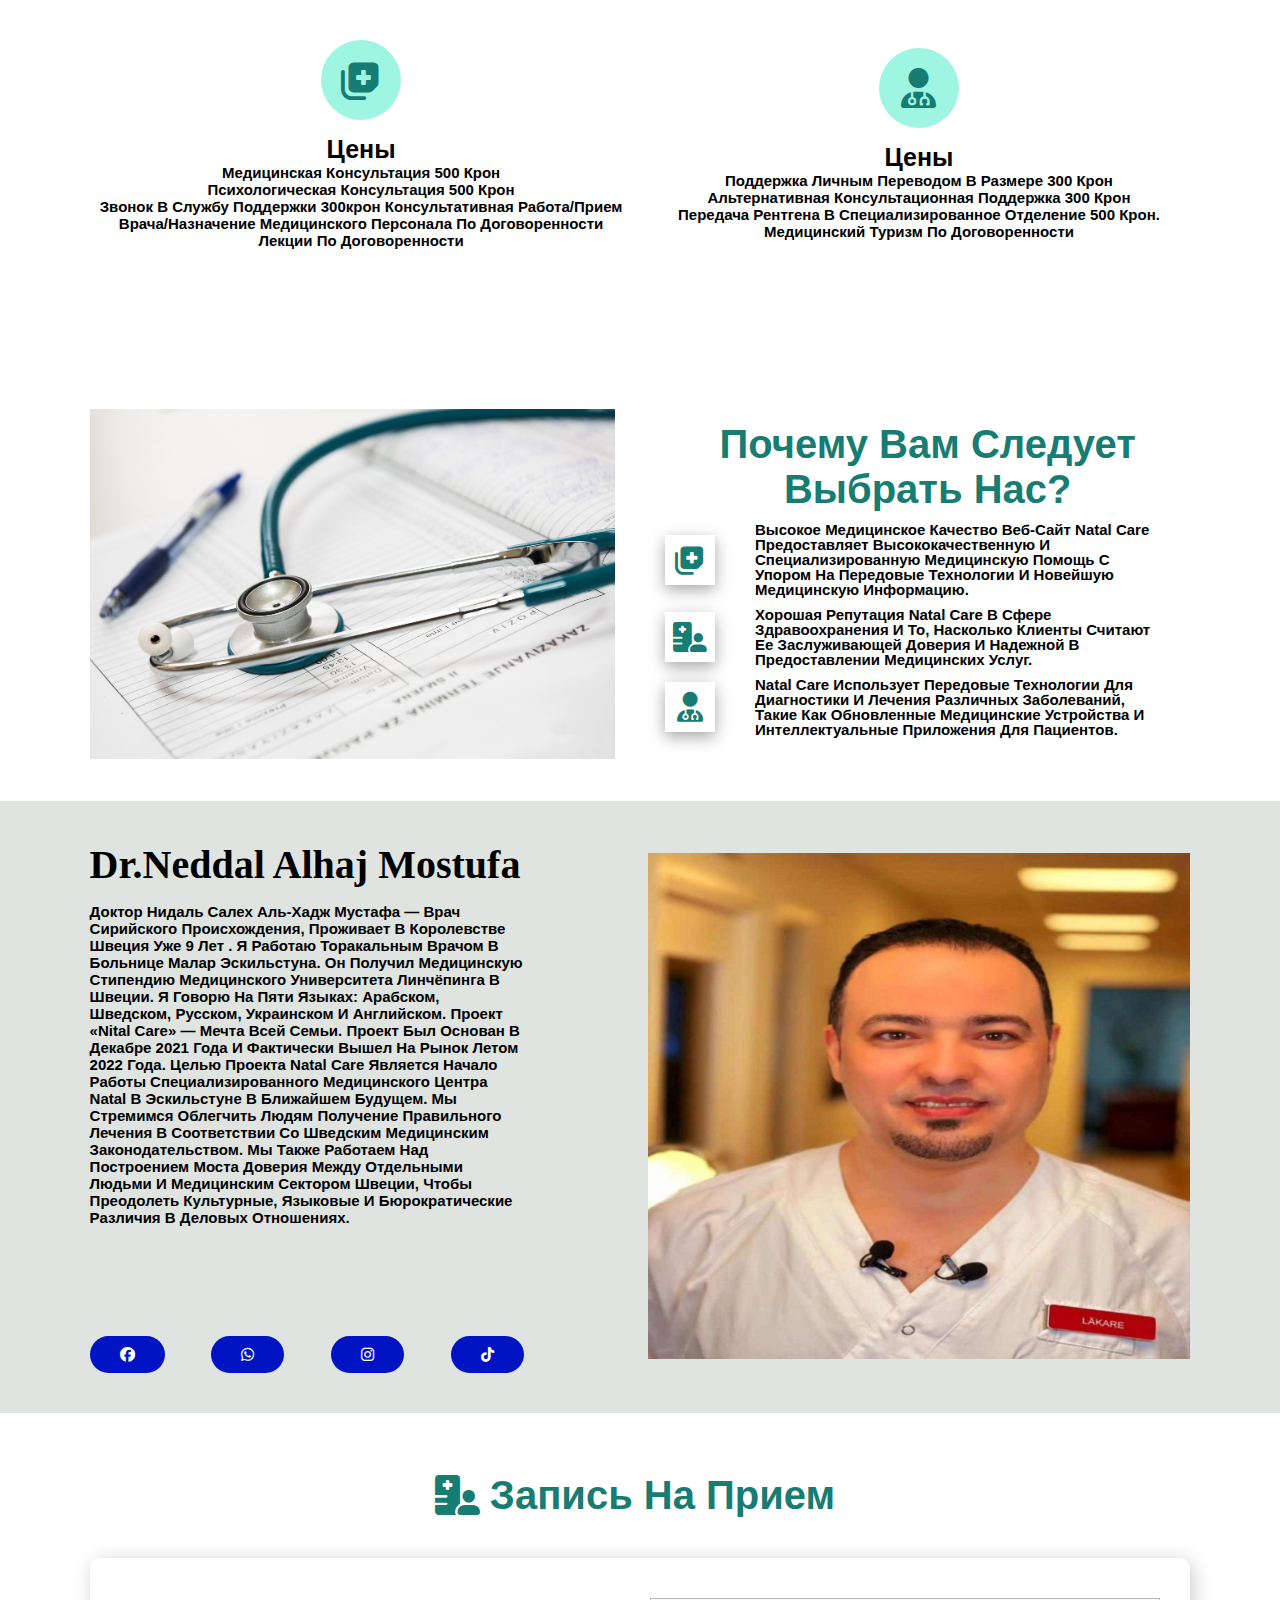
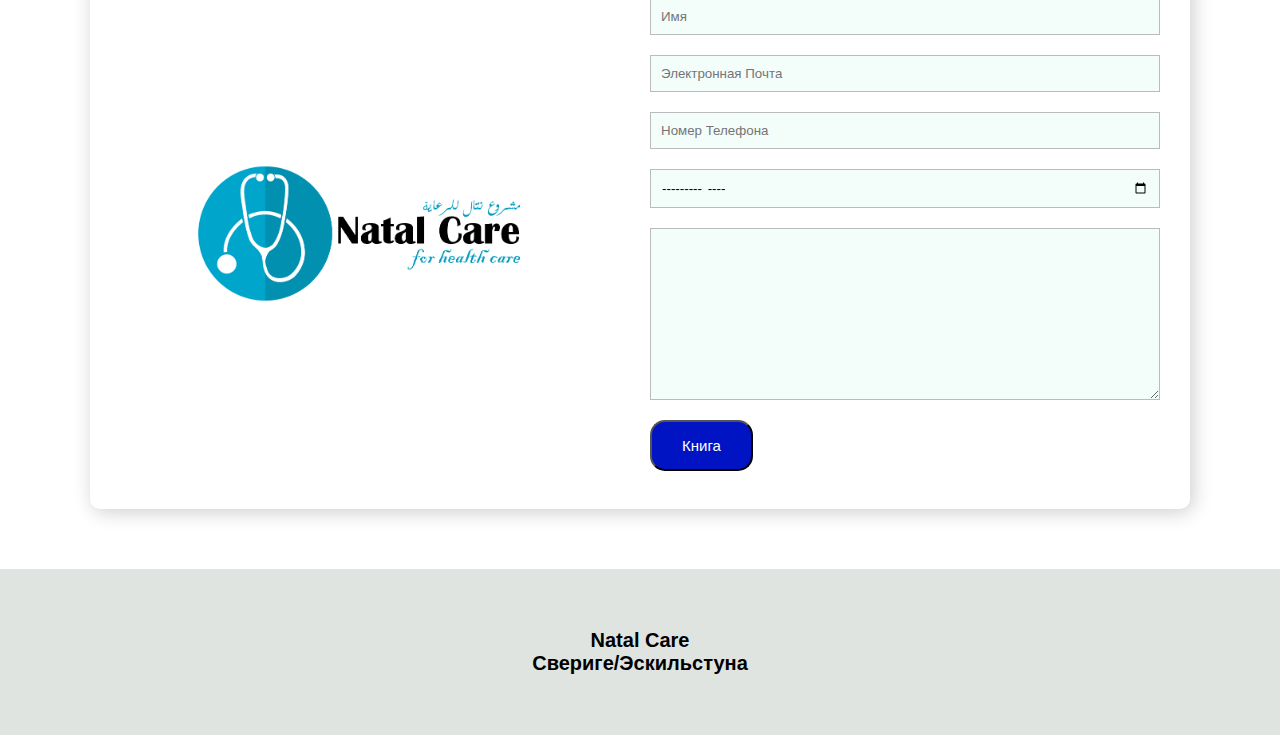
<file: indexru.html>
<!DOCTYPE html>
<html lang="en">
<head>
    <meta charset="UTF-8">
    <meta name="viewport" content="width=device-width, initial-scale=1.0">
    <link rel="stylesheet" href="style.css">
    <link rel="icon" href="icon/report_clipboard_medical_checklist_healthcare_icon_133525 (1).ico">
    <link rel="stylesheet" href="https://cdnjs.cloudflare.com/ajax/libs/font-awesome/6.4.2/css/all.min.css">
    <title>NatalCare</title>
</head>
<body>
    <header id="home">
        <div class="header">
        <img src="images/stethoscope-icon-2316460_1280.png"id="logo">
        <nav class="navbar">
            
            <a href="#home">Основной</a>
            <a href="#about">кто мы</a>
            <a href="#our-services">Услуги</a>
            <a href="#contact">Запись на прием</a>
        </nav>
        <div class="lang-menu">
            <div class="selected-lang">
                Russian
            </div>
            <ul>
                <li>
                    <a href="indexar.html" class="ar">Arabic</a>
                </li>
                <li>
                    <a href="indexeng.html"  class="EN">English</a>
                </li>
                <li>
                    <a href="indexru.html"  class="Ru">Russian</a>
                </li>
                <li>
                    <a href="indexuk.html"  class="Uk">Ukrainian</a>
                </li>
                <li>
                    <a href="index.html"  class="Sw">Swedish</a>
                </li>
                
            </ul>
        </div>
        <div class="icons">
            <div id="menubar" class="fas fa-bars"></div>
            <a href="#contact">Книга</a>
        </div>
    </div>
    </header>
    <div class="background-image">
        <div class="background-content">
            <h1>Natal Care</h1>
                <p><strong>Мы можем помочь тебе </strong> <br>
                    <strong> Медицинские консультации по уходу за новорожденными Медицинские консультации в неэкстренных случаях Выдача медицинского заключения по диагнозу и лечению Помощь в личном направлении в специализированные медицинские отделения Мониторинг плана лечения и лекарств и их эффективности Свяжитесь с нами для консультаций, записавшись на прием через страницу</strong></p>
            <a href="#about">Читать далее</a>
            
        </div>
    </div>
    <div id="about">
        <div class="about">
        <div class="main-about">
            <div class="inner-about">
                <div class="about-content">
                    <h1>О уходе за ребенком</h1>
                    <p><strong>Проект Natal Care был начат в моей организации в декабре 2021 года. Фактически он вышел на рынок летом 2022 года. Проект Natal Care — это амбициозный проект, который станет первым строительным блоком Центра медицинских специальностей Натал в городе Эскильстуна. в ближайшем будущем. Мы помогаем человеку получить правильное лечение в соответствии с действующими в Швеции медицинскими законами. Мы пытаемся построить мост доверия. Между человеком и медицинским сектором в Швеции, чтобы преодолеть культурные, медицинские, языковые и бюрократические различия в ведении дел.</strong></p>
                    <a href="#our-services">цены</a>
                </div>
                
            </div>
            <div class="inner-about">
                <div class="inner-about-image">
                    <img src="images/stethoscope-2617701_1280.jpg">
                </div>
            </div>
        </div>
    </div>
</div>
    <div id="our-services">
        <div class="our-services">
        <div class="services-content">
            <div class="left-services-content">
                <h1>Услуги</h1>
                <p><strong>Медицинская консультация<br>    
                    Психологическое консультирование<br>                   
                    Звонок в службу поддержки<br>                                  
                    Перевод в радиологическое или специализированное отделение<br>                                    
                    Лекции<br>                              
                    Персональная трансферная поддержка<br>      
                    Альтернативная консультационная поддержка<br>   
                    Консультационная работа/назначение врача/наем медицинского персонала
                </strong></p>
            </div>
            
            <div class="right-services-content">
                <div class="right-btn">
                    <a href="#contact">Книга</a>
                </div>
            </div>
        </div>
        <div id="main-services">
            <div class="main-services">
            <div class="inner-services-content">
                <div class="services-icon">
                    <i class="fas fa-notes-medical"></i>
                </div>
                <h2>цены</h2>
                <p><strong>Медицинская консультация 500 крон<br> 
                    Психологическая консультация 500 крон<br> 
                    Звонок в службу поддержки 300крон 
                    Консультативная работа/прием врача/назначение медицинского персонала по договоренности<br>
                    Лекции по договоренности 
                </strong></p>
            </div>
            <div class="inner-services-content">
                <div class="services-icon">
                    <i class="fas fa-user-md"></i>
                </div>
                <h2>цены</h2>
                <p><strong>Поддержка личным переводом в размере 300 крон<br> 
                    
                    Альтернативная консультационная поддержка 300 крон<br> 
                    
                    Передача рентгена в специализированное отделение 500 крон.<br> 
                    
                    Медицинский туризм по договоренности<br> 
                    
                    
                </strong></p>
            </div>
        </div>
    </div>
    </div>
</div>
    <div class="why-choseus">
        <div class="main-chose">
            <div class="inner-chose">
                <img src="images/medical-563427_1280.jpg">
            </div>
            
            <div class="inner-chose">
                <h1>Почему вам следует выбрать нас?</h1>
                
                <div class="inner-chose-content">
                <div class="main-inner-chose">
                    <div class="chose-icons">
                        <i class="fas fa-notes-medical"></i>
                    </div>
                    <div class="icon-content">
                        <p><strong>Высокое медицинское качество Веб-сайт Natal Care предоставляет высококачественную и специализированную медицинскую помощь с упором на передовые технологии и новейшую медицинскую информацию.</strong></p>
                    </div>
                </div>
                
                
                
                <div class="main-inner-chose">
                    <div class="chose-icons">
                        <i class="fas fa-hospital-user"></i>
                    </div>
                    <div class="icon-content">
                        <p><strong>Хорошая репутация Natal Care в сфере здравоохранения и то, насколько клиенты считают ее заслуживающей доверия и надежной в предоставлении медицинских услуг.</strong></p>
                    </div>
                </div>
                
                <div class="main-inner-chose">
                    <div class="chose-icons">
                        <i class="fas fa-user-md"></i>
                    </div>
                    <div class="icon-content">
                        <p><strong>Natal Care использует передовые технологии для диагностики и лечения различных заболеваний, такие как обновленные медицинские устройства и интеллектуальные приложения для пациентов.</strong></p>
                    </div>
                </div>
                
                </div>
                
            </div>
        </div>
    </div>
    <div id="about">
        <div class="about">
        <div class="main-about">
            <div class="inner-about">
                <div class="about-content">
                    <h1>Dr.Neddal alhaj mostufa</h1>
                    <p><strong>Доктор Нидаль Салех Аль-Хадж Мустафа — врач сирийского происхождения, проживает в Королевстве Швеция уже 9 лет
                        . Я работаю торакальным врачом в больнице Малар Эскильстуна. Он получил медицинскую стипендию Медицинского университета 
                        Линчёпинга в Швеции. Я говорю на пяти языках: арабском, шведском, русском, украинском и английском. Проект 
                        «Nital Care» — мечта всей семьи. Проект был основан в декабре 2021 года и фактически вышел на рынок летом 2022 года. 
                        Целью проекта Natal Care является начало работы специализированного медицинского центра Natal в Эскильстуне в ближайшем 
                        будущем. Мы стремимся облегчить людям получение правильного лечения в соответствии со шведским медицинским 
                        законодательством. Мы также работаем над построением моста доверия между отдельными людьми и медицинским сектором Швеции, 
                        чтобы преодолеть культурные, языковые и бюрократические различия в деловых отношениях.</strong>  
                        </p>
                    <div class="social">
                        <a href="https://www.facebook.com/profile.php?id=100087414281694" target="_blank">
                            <i class="fa-brands fa-facebook"></i>
                            <a href="https://api.whatsapp.com/send?phone=46700160167&text=Natal%20Care" target="_blank">
                                <i class="fa-brands fa-whatsapp"></i>
                                <a href="https://instagram.com/dr.neddal?utm_source=qr&igshid=MzNlNGNkZWQ4Mg%3D%3D" target="_blank">
                                    <i class="fa-brands fa-instagram"></i>
                                    <a href="https://www.tiktok.com/@dr.neddal?_t=8fKSQAMPpMf&_r=1" target="_blank">
                                        <i class="fa-brands fa-tiktok"></i>
                                    
                                        
                        </a>
                    </div>
                </div>
                
            </div>
            <div class="inner-about">
                <div class="inner-about-image">
                    <img src="images/neddal1.jpeg">
                </div>
            </div>
        </div>
    </div>
    <!-- <div class="why-choseus">
        <div class="main-chose">
            <div class="inner-chose">
                <img src="images/neddal1.jpeg">
            </div>
            <div class="inner-chose">
                <h1>Dr.Neddal alhaj mostufa</h1>
                
                <div class="inner-chose-content">
                <div class="main-inner-chose">
                    <div class="chose-icons">
                        
                            <i class="fa-brands fa-facebook"></i>
                    </div>
                    <div class="icon-content">
                        <p>Är ursprungligen från Syrien .Jag bor i Sverige sed
                            an 2013 .Gift och har tre barn .Natal care är vårt drömprojekt som vi strävar att så småningom bygga upp i Sverige .</p>
                    </div>
                </div>
                
                
                
                <div class="main-inner-chose">
                    <div class="chose-icons">
                        
                            <i class="fa-brands fa-instagram"></i>
                    </div>
                    <div class="icon-content">
                        <p>Jag har utbildat mig på Linköping universitet på kompletterande utbildning för utländska läkare 2018/2019. Själv talar jag fem språk (Arabiska , Svenska , Ryska ,Ukrainska ,Engelska).</p>
                    </div>
                </div>
                
                <div class="main-inner-chose">
                    <div class="chose-icons">
                        
                            <i class="fa-brands fa-whatsapp"></i>
                    </div>
                    <div class="icon-content">
                        <p>Jobbar som ST läkare på Lungkliniken Mälarsjukhuset i Eskilstuna där jag har fast anställning .
                            Natal care startades som ett projekt på min enskilda firma  under december 2021, praktisk i marknaden sommaren 2022 genom att utbilda nyanlända flyktingar.   
                            </p>
                    </div>
                </div>
                <div class="main-inner-chose">
                    <div class="chose-icons">
                        
                            <i class="fa-brands fa-tiktok"></i>
                    </div>
                    <div class="icon-content">
                        <p>Jobbar som ST läkare på Lungkliniken Mälarsjukhuset i Eskilstuna där jag har fast anställning .
                            Natal care startades som ett projekt på min enskilda firma  under december 2021, praktisk i marknaden sommaren 2022 genom att utbilda nyanlända flyktingar.   
                            </p>
                    </div>
                </div>
                </div>
                
            </div>
        </div>
    </div> -->
    <section id="contact">
        <div class="container">
            <h2><i class="fas fa-hospital-user"></i>Запись на прием<span class="text-primary"></span></h2>
            <div class="row">
                <img src="images/logonatal2.png" alt="Get In Touch">
                <form action="https://formsubmit.co/contactfahadsalh@gmail.com" method="POST">
                    <input type="text" name="Name" id="Name" placeholder="имя" required>
                    <input type="email" name="Email" id="Email" placeholder="Электронная почта" required>
                    <input type="email" name="Number" id="Number" placeholder="номер телефона" required>
                    <input type="month" name="month" id="Month" placeholder="Назначенная дата" required>
                    <textarea name="Message" id="Message" cols="30" rows="10" placeholder="какова твоя ситуация" required>  
                    </textarea>
                    <button type="submit" class="btn-primary">Книга</button>
                </form>
            </div>
        </div>
    </section>
    <div class="footer">
        <div class="main-footer">
            <div class="inner-footer">
                <h1>Natal care <br>
                    Свериге/Эскильстуна<br>
        
        </div>
    </div>
    
            <script src="script.js"></script>
            
</body>
</html>
</file>
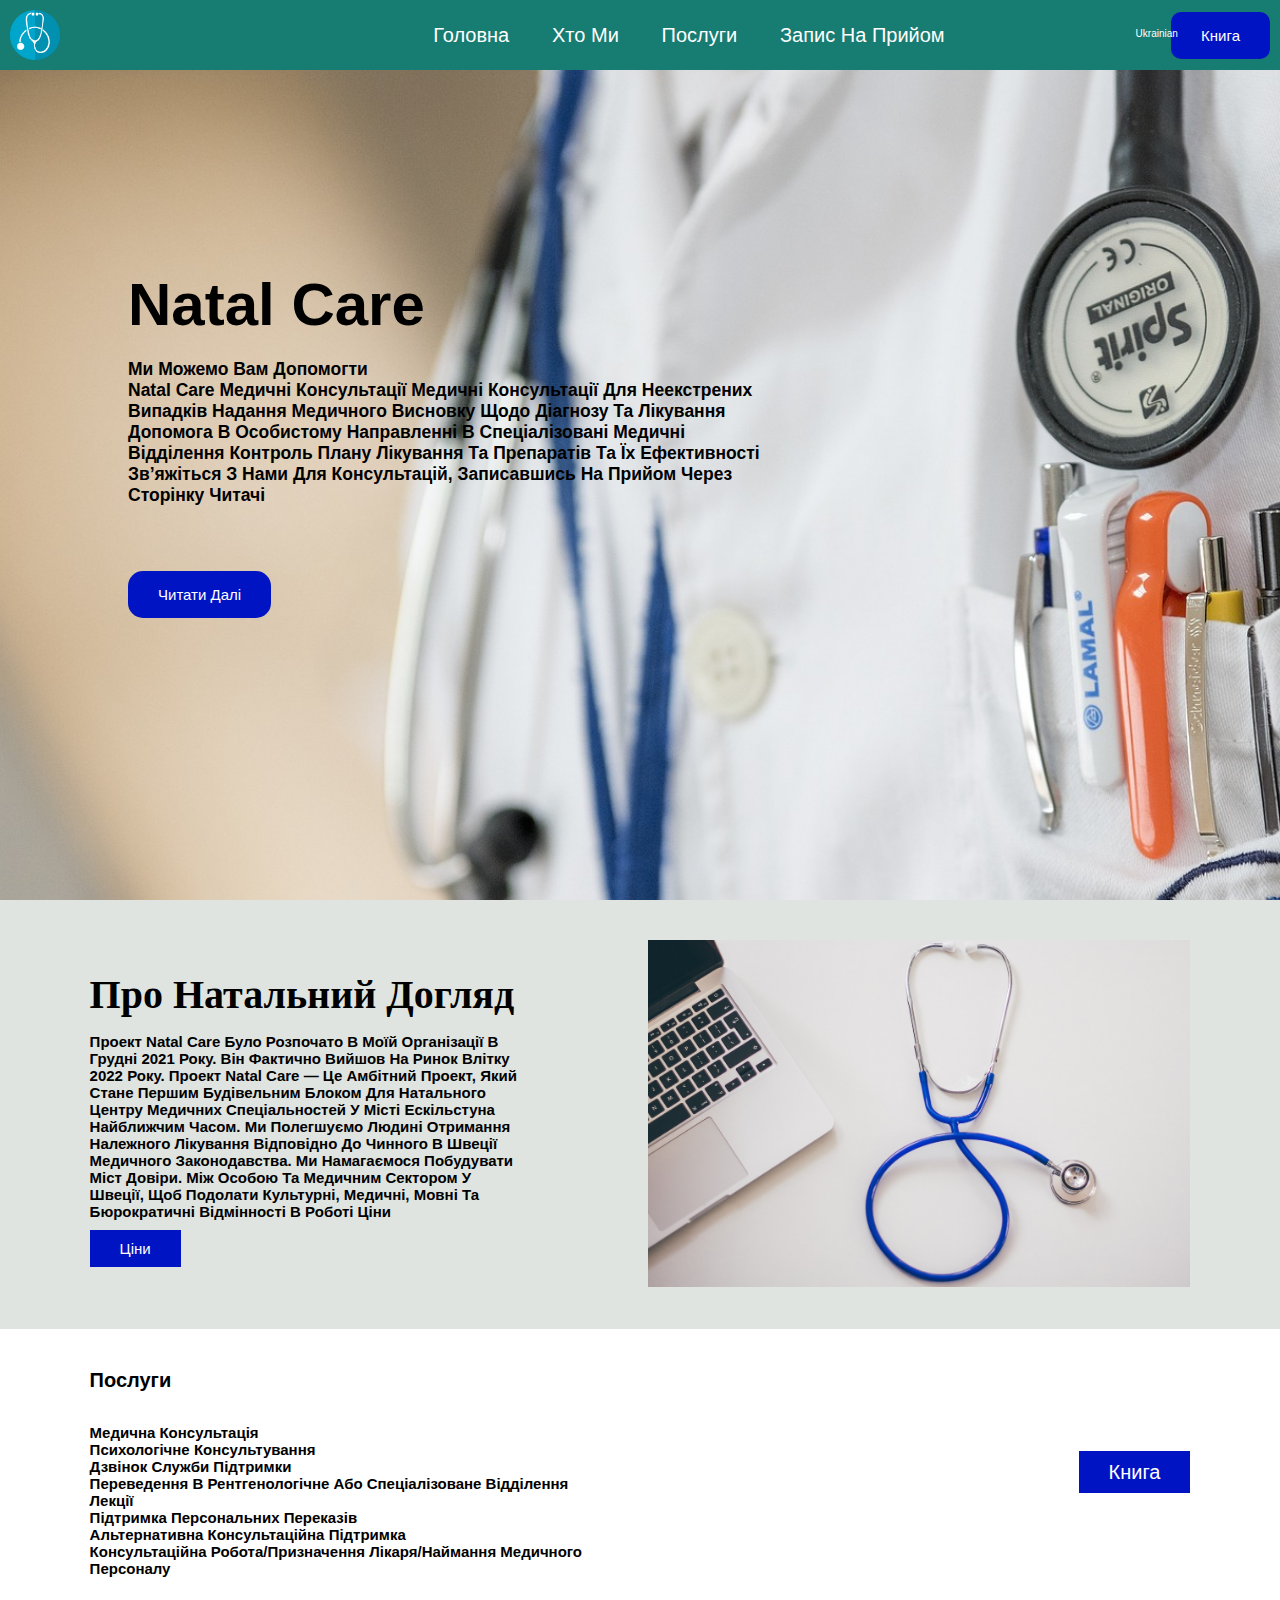
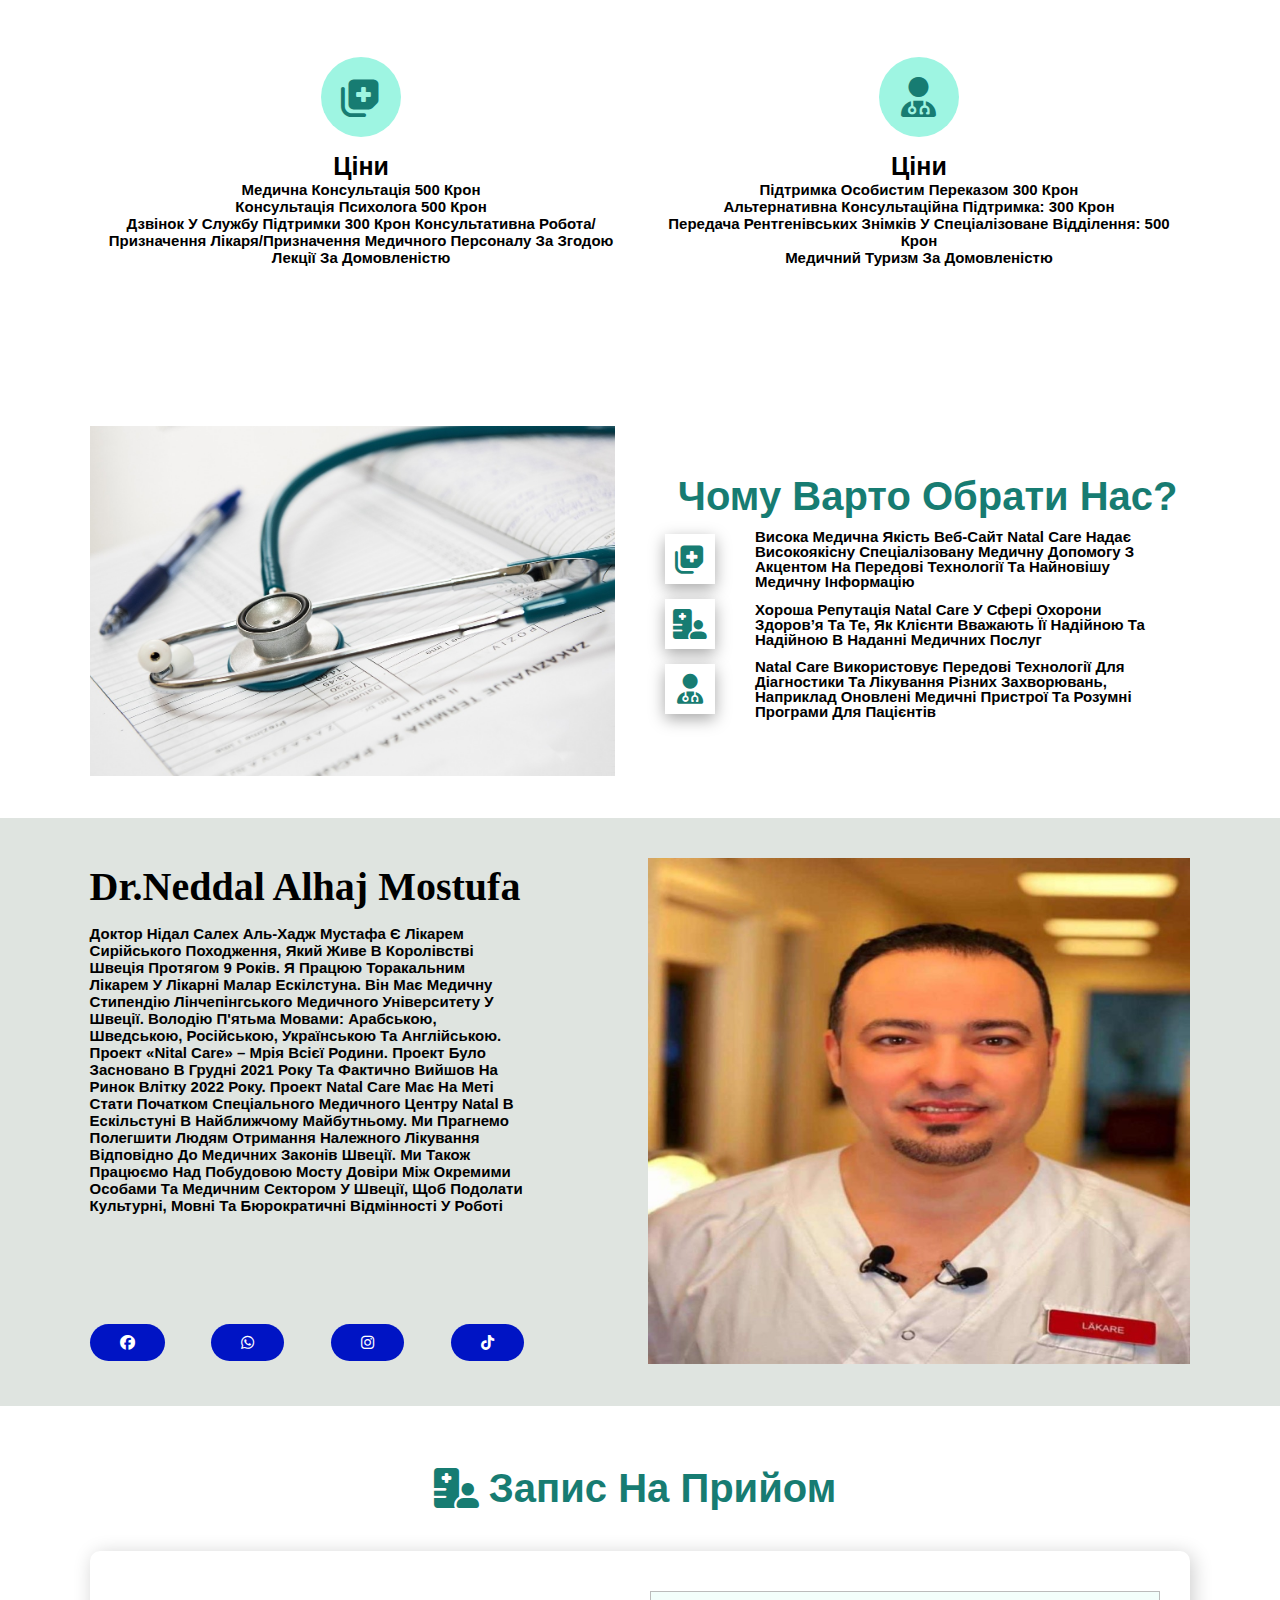
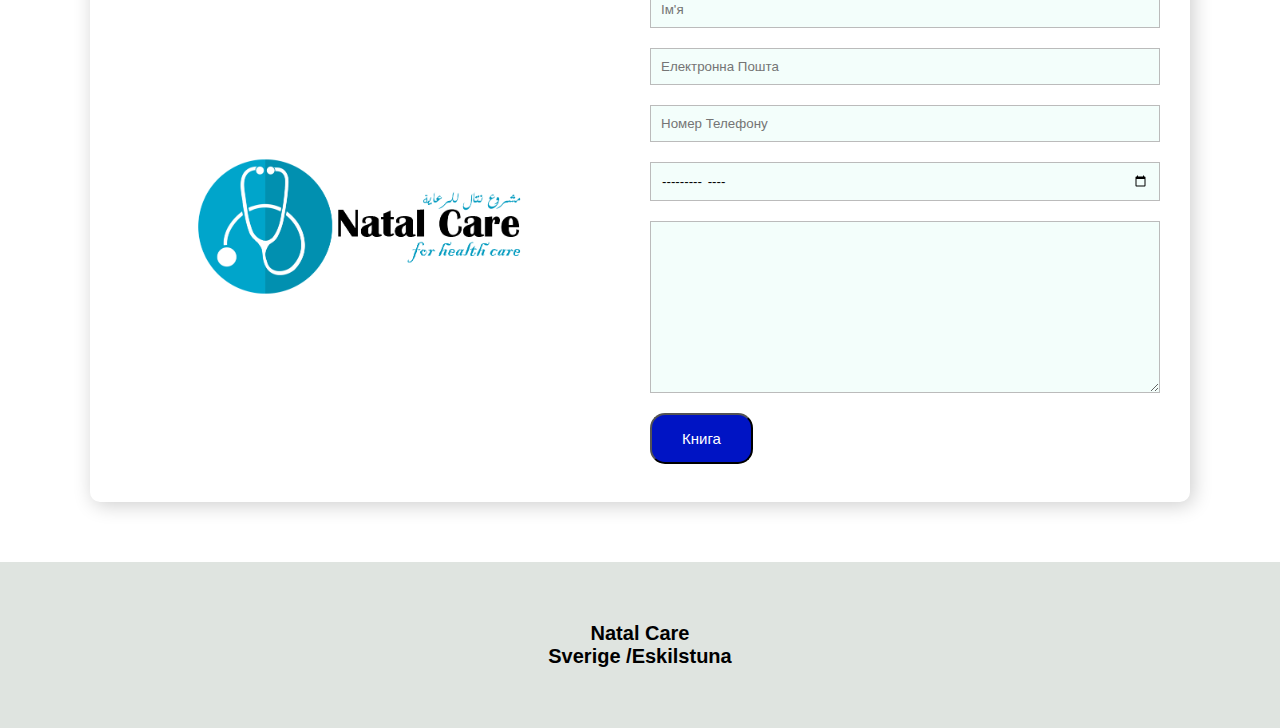
<file: indexuk.html>
<!DOCTYPE html>
<html lang="en">
<head>
    <meta charset="UTF-8">
    <meta name="viewport" content="width=device-width, initial-scale=1.0">
    <link rel="stylesheet" href="style.css">
    <link rel="icon" href="icon/report_clipboard_medical_checklist_healthcare_icon_133525 (1).ico">
    <link rel="stylesheet" href="https://cdnjs.cloudflare.com/ajax/libs/font-awesome/6.4.2/css/all.min.css">
    <title>NatalCare</title>
</head>
<body>
    <header id="home">
        <div class="header">
        <img src="images/stethoscope-icon-2316460_1280.png"id="logo">
        <nav class="navbar">
            
            <a href="#home">Головна</a>
            <a href="#about">хто ми</a>
            <a href="#our-services">Послуги</a>
            <a href="#contact">Запис на прийом</a>
        </nav>
        <div class="lang-menu">
            <div class="selected-lang">
                Ukrainian
            </div>
            <ul>
                <li>
                    <a href="indexar.html" class="ar">Arabic</a>
                </li>
                <li>
                    <a href="indexeng.html"  class="EN">English</a>
                </li>
                <li>
                    <a href="indexuk.html"  class="Ru">Russian</a>
                </li>
                <li>
                    <a href="indexuk.html"  class="Uk">Ukrainian</a>
                </li>
                <li>
                    <a href="index.html"  class="Sw">Swedish</a>
                </li>
                
            </ul>
        </div>
        <div class="icons">
            <div id="menubar" class="fas fa-bars"></div>
            <a href="#contact">книга</a>
        </div>
    </div>
    </header>
    <div class="background-image">
        <div class="background-content">
            <h1>Natal Care</h1>
                <p><strong>Ми можемо вам допомогти</strong> <br>
                    <strong>Natal Care Медичні консультації Медичні консультації для неекстрених випадків Надання медичного висновку щодо діагнозу та лікування Допомога в особистому направленні в спеціалізовані медичні відділення Контроль плану лікування та препаратів та їх ефективності Зв’яжіться з нами для консультацій, записавшись на прийом через сторінку
                    Читачі</strong></p>
            <a href="#about">Читати далі</a>
            
        </div>
    </div>
    <div id="about">
        <div class="about">
        <div class="main-about">
            <div class="inner-about">
                <div class="about-content">
                    <h1>Про натальний догляд</h1>
                    <p><strong>Проект Natal Care було розпочато в моїй організації в грудні 2021 року. Він фактично вийшов на ринок влітку 2022 року. Проект Natal Care — це амбітний проект, який стане першим будівельним блоком для Натального центру медичних спеціальностей у місті Ескільстуна найближчим часом. Ми полегшуємо людині отримання належного лікування відповідно до чинного в Швеції медичного законодавства. Ми намагаємося побудувати міст довіри. Між особою та медичним сектором у Швеції, щоб подолати культурні, медичні, мовні та бюрократичні відмінності в роботі

                        ціни</strong></p>
                    <a href="#our-services">ціни</a>
                </div>
                
            </div>
            <div class="inner-about">
                <div class="inner-about-image">
                    <img src="images/stethoscope-2617701_1280.jpg">
                </div>
            </div>
        </div>
    </div>
</div>
    <div id="our-services">
        <div class="our-services">
        <div class="services-content">
            <div class="left-services-content">
                <h1>Послуги</h1>
                <p><strong><br>    
                    Медична консультація<br>                   
                    Психологічне консультування<br>                                  
                    Дзвінок служби підтримки<br>                                    
                    Переведення в рентгенологічне або спеціалізоване відділення<br>                              
                    Лекції<br>      
                    Підтримка персональних переказів<br>
                    Альтернативна консультаційна підтримка <br>   
                    Консультаційна робота/призначення лікаря/наймання медичного персоналу
                </strong>    </p>
            </div>
            
            <div class="right-services-content">
                <div class="right-btn">
                    <a href="#contact">книга</a>
                </div>
            </div>
        </div>
        <div id="main-services">
            <div class="main-services">
            <div class="inner-services-content">
                <div class="services-icon">
                    <i class="fas fa-notes-medical"></i>
                </div>
                <h2>ціни</h2>
                <p><strong>Медична консультація 500 крон<br> 
                    Консультація психолога 500 крон<br> 
                    Дзвінок у службу підтримки 300 крон 
                    Консультативна робота/призначення лікаря/призначення медичного персоналу за згодою<br>
                    Лекції за домовленістю
                </strong></p>
            </div>
            <div class="inner-services-content">
                <div class="services-icon">
                    <i class="fas fa-user-md"></i>
                </div>
                <h2>ціни</h2>
                <p><strong>Підтримка особистим переказом 300 крон<br> 
                    
                    Альтернативна консультаційна підтримка: 300 крон<br> 
                    
                    Передача рентгенівських знімків у спеціалізоване відділення: 500 крон<br> 
                    
                    Медичний туризм за домовленістю<br> 
                    
                    
                </strong></p>
            </div>
        </div>
    </div>
    </div>
</div>
    <div class="why-choseus">
        <div class="main-chose">
            <div class="inner-chose">
                <img src="images/medical-563427_1280.jpg">
            </div>
            
            <div class="inner-chose">
                <h1>Чому варто обрати нас?</h1>
                
                <div class="inner-chose-content">
                <div class="main-inner-chose">
                    <div class="chose-icons">
                        <i class="fas fa-notes-medical"></i>
                    </div>
                    <div class="icon-content">
                        <p><strong>Висока медична якість Веб-сайт Natal Care надає високоякісну спеціалізовану медичну допомогу з акцентом на передові технології та найновішу медичну інформацію</strong></p>
                    </div>
                </div>
                
                
                
                <div class="main-inner-chose">
                    <div class="chose-icons">
                        <i class="fas fa-hospital-user"></i>
                    </div>
                    <div class="icon-content">
                        <p><strong>Хороша репутація Natal Care у сфері охорони здоров’я та те, як клієнти вважають її надійною та надійною в наданні медичних послуг</strong></p>
                    </div>
                </div>
                
                <div class="main-inner-chose">
                    <div class="chose-icons">
                        <i class="fas fa-user-md"></i>
                    </div>
                    <div class="icon-content">
                        <p><strong>Natal Care використовує передові технології для діагностики та лікування різних захворювань, наприклад оновлені медичні пристрої та розумні програми для пацієнтів</strong></p>
                    </div>
                </div>
                
                </div>
                
            </div>
        </div>
    </div>
    <div id="about">
        <div class="about">
        <div class="main-about">
            <div class="inner-about">
                <div class="about-content">
                    <h1>Dr.Neddal alhaj mostufa</h1>
                    <p><strong>Доктор Нідал Салех Аль-Хадж Мустафа є лікарем сирійського походження, який живе в Королівстві Швеція протягом 9 років. Я працюю торакальним лікарем у лікарні Малар Ескілстуна. Він має медичну стипендію Лінчепінгського медичного університету у Швеції. Володію п'ятьма мовами: арабською, шведською, російською, українською та англійською. Проект «Nital Care» – мрія всієї родини. Проект було засновано в грудні 2021 року та фактично вийшов на ринок влітку 2022 року. Проект Natal Care має на меті стати початком спеціального медичного центру Natal в Ескільстуні в найближчому майбутньому. Ми прагнемо полегшити людям отримання належного лікування відповідно до медичних законів Швеції. Ми також працюємо над побудовою мосту довіри між окремими особами та медичним сектором у Швеції, щоб подолати культурні, мовні та бюрократичні відмінності у роботі 
                    </strong>   </p>
                    <div class="social">
                        <a href="https://www.facebook.com/profile.php?id=100087414281694" target="_blank">
                            <i class="fa-brands fa-facebook"></i>
                            <a href="https://api.whatsapp.com/send?phone=46700160167&text=Natal%20Care" target="_blank">
                                <i class="fa-brands fa-whatsapp"></i>
                                <a href="https://instagram.com/dr.neddal?utm_source=qr&igshid=MzNlNGNkZWQ4Mg%3D%3D" target="_blank">
                                    <i class="fa-brands fa-instagram"></i>
                                    <a href="https://www.tiktok.com/@dr.neddal?_t=8fKSQAMPpMf&_r=1" target="_blank">
                                        <i class="fa-brands fa-tiktok"></i>
                                    
                                        
                        </a>
                    </div>
                </div>
                
            </div>
            <div class="inner-about">
                <div class="inner-about-image">
                    <img src="images/neddal1.jpeg">
                </div>
            </div>
        </div>
    </div>
    <!-- <div class="why-choseus">
        <div class="main-chose">
            <div class="inner-chose">
                <img src="images/neddal1.jpeg">
            </div>
            <div class="inner-chose">
                <h1>Dr.Neddal alhaj mostufa</h1>
                
                <div class="inner-chose-content">
                <div class="main-inner-chose">
                    <div class="chose-icons">
                        
                            <i class="fa-brands fa-facebook"></i>
                    </div>
                    <div class="icon-content">
                        <p>Är ursprungligen från Syrien .Jag bor i Sverige sed
                            an 2013 .Gift och har tre barn .Natal care är vårt drömprojekt som vi strävar att så småningom bygga upp i Sverige .</p>
                    </div>
                </div>
                
                
                
                <div class="main-inner-chose">
                    <div class="chose-icons">
                        
                            <i class="fa-brands fa-instagram"></i>
                    </div>
                    <div class="icon-content">
                        <p>Jag har utbildat mig på Linköping universitet på kompletterande utbildning för utländska läkare 2018/2019. Själv talar jag fem språk (Arabiska , Svenska , Ryska ,Ukrainska ,Engelska).</p>
                    </div>
                </div>
                
                <div class="main-inner-chose">
                    <div class="chose-icons">
                        
                            <i class="fa-brands fa-whatsapp"></i>
                    </div>
                    <div class="icon-content">
                        <p>Jobbar som ST läkare på Lungkliniken Mälarsjukhuset i Eskilstuna där jag har fast anställning .
                            Natal care startades som ett projekt på min enskilda firma  under december 2021, praktisk i marknaden sommaren 2022 genom att utbilda nyanlända flyktingar.   
                            </p>
                    </div>
                </div>
                <div class="main-inner-chose">
                    <div class="chose-icons">
                        
                            <i class="fa-brands fa-tiktok"></i>
                    </div>
                    <div class="icon-content">
                        <p>Jobbar som ST läkare på Lungkliniken Mälarsjukhuset i Eskilstuna där jag har fast anställning .
                            Natal care startades som ett projekt på min enskilda firma  under december 2021, praktisk i marknaden sommaren 2022 genom att utbilda nyanlända flyktingar.   
                            </p>
                    </div>
                </div>
                </div>
                
            </div>
        </div>
    </div> -->
    <section id="contact">
        <div class="container">
            <h2><i class="fas fa-hospital-user"></i>Запис на прийом<span class="text-primary"></span></h2>
            <div class="row">
                <img src="images/logonatal2.png" alt="Get In Touch">
                <form action="https://formsubmit.co/contactfahadsalh@gmail.com" method="POST">
                    <input type="text" name="Name" id="Name" placeholder="Ім'я" required>
                    <input type="email" name="Email" id="Email" placeholder="Електронна пошта" required>
                    <input type="email" name="Number" id="Number" placeholder="номер телефону" required>
                    <input type="month" name="month" id="Month" placeholder="Дата призначення" required>
                    <textarea name="Message" id="Message" cols="30" rows="10" placeholder="яка у вас ситуація" required>  
                    </textarea>
                    <button type="submit" class="btn-primary">книга</button>
                </form>
            </div>
        </div>
    </section>
    <div class="footer">
        <div class="main-footer">
            <div class="inner-footer">
                <h1>Natal care <br>
                    Sverige /Eskilstuna <br>
        
        </div>
    </div>
    
            <script src="script.js"></script>
            
</body>
</html>
</file>
<file: style.css>
:root{
    --mainclr:#177c72;
    --secclr:#0014c4;
    --third:#DFE4E0;
    --mainafterclr:hsl(167, 81%, 79%);
}
*{
    font-family: sans-serif;
    margin: 0;
    padding: 0;
    outline: none;
    box-sizing: border-box;
    transition: .2s;
    text-transform: capitalize;
    text-decoration: none;
}
html{
    scroll-behavior: smooth;
    font-size: 62.5%;
    

}
a{
    text-decoration: none;

}
.header{
    padding: 1rem;
background-color: var(--mainclr);
display: flex;
justify-content: space-between;
align-items: center;
position: fixed;
left: 0;
right: 0;
z-index: 1000;
}
.header #logo {
    width: 50px;
}
.header #logo{
    padding: 0;
    margin: 0;
    color: white;
    font-size: 2rem;
    font-weight: 600;
}
.navbar a{
    
    color: white;
    font-size: 2rem;
    font-weight: 200;
    margin-left: 4rem;
    position: relative;
    left: 180px;
}
.navbar ul {
    list-style: none;
    
}
.navbar ul li {
    display: inline-block;
    position: relative;

}
.navbar ul li a {
    display: block;
    padding: 20px 25px;
    color: #fff;
    text-decoration: none;
    text-align: center;
    font-size: 20px;

}
.navbar ul li ul.dropdown li {
    display: block;

}
ul.dropdown {
    width: 100%;
    background-color: var(--secclr);
    position: absolute;
    z-index: 999;
    display: none;
}
ul.dropdown a:hover{
    background: var(--secclr);

}
.navbar ul li a:hover ul.dropdown {
    display: block;
}

.navbar a:after{
    content: '';
    background: var(--secclr);
    width: 0;
    height: 3px;
    position: absolute;
    top: 100%;
    left: 0;
    margin-top: 5px;
    transition: .3s;

}
.navbar a:hover:after{
    content: '';
    background: var(--secclr);
    width: 100%;
    height: 3px;
    position: absolute;
    top: 100%;
    left: 0;
    margin-top: 5px;
}
.icons div{
    font-size: 2rem;
    margin-right: 1rem;
    color: white;
    display: none;
}
.icons a{
    color: white;
    background: var(--secclr);
    padding: 1.5rem 3rem;
    font-size: 1.5rem;
    border-radius: 10px;
    transition: .2s;
}
.icons a:hover{
    background: transparent;
    border: 1px solid var(--secclr);
}
.navbar.active {
    clip-path: polygon(0 0, 100% 0, 100% 100%, 0% 100%);
}
.background-image{
    background: url(images/doctor-563428_1280.jpg);
    width: 100%;
    height: 100vh;
    background-size: cover;
    background-repeat: no-repeat;
    padding-top: 6%;
    position: relative;
}
.background-content{
    position: absolute;
    top: 30%;
    left: 50%;
    width: 50%;
    transform: translate(-80%);
}
.background-content h1{
    color: black;
    font-size: 60px;
    margin-bottom: 20px;
}
.background-content p {
    font-size: 1.75rem;
    font-weight: 450;
    margin-bottom: 80px;
}
.background-content a {
background: var(--secclr);
padding: 1.5rem 3rem;
border-radius: 15px;
color: white;
font-size: 1.5rem;
transition: .5s;
}
.background-content a:hover{
    background: transparent;
    border: 1px solid var(--secclr);
    color: black;
}
.lang-menu{
    /* display: flex; */
    left: 160px;
    margin-top: 10px;
    position: relative;
}
.selected-lang{
    color: white;
    cursor: pointer; 
    display: flex;
    justify-content: space-between;
    line-height: 2;
    width: 100px;
}
.selected-lang::before{
    content: '';
    display: inline-block;
    width: 32px;
    height: 32px;
    background-image: url(https://www.countryflags.io/us/flat/32.png);
}
.lang-menu ul {
    margin: 0;
    padding: 0;
    background-color: #fff;
    border: 1px solid #f2f8f8;
    box-shadow: 0px 1px 10px rgba(0, 0, 0, 0.2);
    border-radius: 5px;
    display: none;
    position: absolute;
    top: 25px;
    left: 0;
}
.lang-menu ul li{
    list-style: none;
    display: flex;
    justify-content: space-between;


}
.lang-menu ul li a {
    width: 140px;
    display: block;
    padding: 5px 10px;
}
.lang-menu ul li a:before{
    content: '';
    display: inline-block;
    width: 32px;
    height: 32px;
    margin-right: 10px;
    vertical-align: middle;
    background-image: url(https://www.countryflags.io/us/flat/32.png);
}
.lang-menu ul li a:hover {
    background-color: #f2f2f2;

}
.ar:before{
    background-image: url(https://www.countryflags.io/us/flat/32.png);
}
.EN:before{
    background-image: url(flags/usa_15808.ico);
}
.Ru:before{
    background-image: url(https://www.countryflags.io/us/flat/32.png);
}
.Uk:before{
    background-image: url(https://www.countryflags.io/us/flat/32.png);
}
.Sw:before{
    background-image: url(https://www.countryflags.io/us/flat/32.png);
}
.lang-menu:hover ul{
display: block;
}

.about{
    padding: 4rem 7%;
    background: var(--third);
}
.main-about{
    display: flex;
    justify-content: center;
    align-items: center;
    gap: 15px;
    flex-wrap: wrap;
}
.inner-about{
    flex: 1 1 45rem;
}
.inner-about .inner-about-image img{
    width: 100%;
}
.about-content{
width: 80%;
}
.about-content h1{
    font-family: 'Pacifico', cursive;
}
#about.social{
    margin: 1rem 0 2rem;
}
.social {
    border-radius: 15px;
    display: flex;
    justify-content: space-between;
}
.social a {
    margin-top: 9rem;
    border-radius: 50px;
}
.about-content h1{
font-size: 40px;
margin-bottom: 15px;
}
.about-content p {
    font-size: 1.5rem;
    margin-bottom: 20px;
}
.about-content a {
    background: var(--secclr);
    padding: 1rem 3rem;
    font-size: 1.5rem;
    color: white;
}
.about-content a:hover{
    background: transparent;
    border: 1px solid var(--secclr);
    color: black;
}
.our-services{
    padding: 4rem 7%;
}
.services-content{
    display: flex;
    justify-content: space-between;
    align-items: center;
    flex-wrap: wrap;
    gap: 50px;
}
.left-services-content{
    flex: 1 1 45rem;
}
.right-services-content{
    flex: 1 1 45rem;
    display: flex;
    justify-content: flex-end;
}
.left-services-content h1 {
    font: 40px;
    margin-bottom: 15px;   
}
.left-services-content p{
    font-size: 1.5rem;
}
.right-services-content .right-btn a {
    padding: 1rem 3rem;
    font-size: 2rem;
    color: white;
    background: var(--secclr);
}
.right-services-content .right-btn a:hover {
    border: 1px solid var(--secclr);
    background: transparent;
    color: black;
}
.main-services{
    padding: 6rem 0;
    display: flex;
    justify-content: center;
    align-items: center;flex-wrap: wrap;
    gap: 15px;
}
.inner-services-content{
flex: 1 1 300px;
padding: 2rem 1rem;
text-align: center;
}
.inner-services-content h2{
font-size: 25px;
}
.inner-services-content p{
font-size: 1.5rem;
}
.services-icon i{
    font-size: 4rem;
    width: 8rem;
    height: 8rem;
    border-radius: 50%;
    text-align: center;
    line-height: 8rem;
    background: var(--mainafterclr);
    color: var(--mainclr);
    margin-bottom: 15px;
    cursor: pointer;
}
.services-icon i:hover{
color: white;
background: var(--mainclr);
}
.gallery{
    padding: 4rem 7%;
}
.gallery h1{
    color: var(--mainclr);
    font-size: 40px;
    text-align: center;
    margin-bottom: 20px;
}
.main-gallery{
display: flex;
justify-content: center;
align-items: center;
gap: 10px;
flex-wrap: wrap;    
}
.inner-gallery {
    flex: 1 1 300px;
}
.inner-gallery img {
    width: 100%;
}
.our-doctors{
    padding: 4rem 7%; 
}
.our-doctors h1{
    font-family: 'Caveat', cursive;
    
text-align: center;
font-size: 40px;
color: var(--mainclr);
margin-bottom: 20px;
}
.our-doctors h2{
text-align: right;
font-size: 20px;
color: var(--mainclr);
margin-bottom: 20px;
}
.our-doctors p{
    text-align: right;
    font-size: 20px;
    color: var(--mainclr);
    margin-bottom: 20px;
    }
    .our-doctors .iconss{
        display: flex;
        justify-content: right;
        text-align: right;
        font-size: 20px;
        color: var(--mainclr);
        margin-bottom: 20px;
        }
.main-doctor{
    display: flex;
    justify-content: center;
    align-items: center;
    margin: 1rem 0;
    /* flex-wrap: wrap;
    gap: 20px; */
}
.inner-doctor{
    flex: 1 1 300px;
    position: relative;
}
.inner-doctor img {
    
    display: flex;
    justify-content: left;
    width: 30%;
}
/* .our-doctors p{
font-size: 1.5rem;
    line-height: 1;
} */
.doc-icons{
    width: 5rem;
    height: 5rem;
    line-height: 5rem;
    background: white;
    color: var(--mainclr);
    font-size: 3rem;
    text-align: center;
    box-shadow: rgba(0, 0, 0, 0.35) 0px 5px 15px ;
    /* position: absolute;
        bottom: 2%;  */
}
.doc-icons div{
    font-size: 2rem;
    color: var(--mainclr);
    background: white;
    border: 1px solid black;
    margin-left: 2rem;
    width: 4rem;
    height: 4rem;
    line-height: 4rem;
    text-align: center;
}
.why-choseus{
    padding: 4rem 7%;
}
.main-chose{
    display: flex;
    justify-content: center;
    align-items: center;
    flex-wrap: wrap;
    gap: 50px;
}
.inner-chose{
    flex: 1 1 45rem;
}
.inner-chose img{
    width: 100%;
}
.inner-chose h1 {
    text-align: center;
    font-size: 40px;
    color: var(--mainclr);
}
.main-inner-chose{
    display: flex;
    align-items: center;
    justify-content: center;
    margin: 1rem 0;
}
.chose-icons i{
    width: 5rem;
    height: 5rem;
    line-height: 5rem;
    background: white;
    color: var(--mainclr);
    font-size: 3rem;
    text-align: center;
    box-shadow: rgba(0, 0, 0, 0.35) 0px 5px 15px ;
}
.icon-content {
    padding: 0 4rem;
}
.icon-content p {
    font-size: 1.5rem;
    line-height: 1;
}
.footer{
    padding: 6rem 7%;
    background: var(--third);
}
.main-footer{
    display: flex;
    justify-content: center;
    align-items: center;
    gap: 20px;
    flex-wrap: wrap;
}
#contact{
    padding: 6rem 7%;
}
#contact .container h2 {
    display: flex;
justify-content: center;
align-items: center;
gap: 10px;
flex-wrap: wrap;  
}
#contact .container h2{
    text-align: center;
    font-size: 40px;
    color: var(--mainclr);
    margin-bottom: 20px; 
}
#contact .row {
    margin-top: 4rem;
    display: grid;
    grid-template-columns: repeat(2,1fr);
    column-gap: 2rem;
    background: #fff;
    box-shadow: 3px 3px 20px rgba(0, 0, 0, 0.2);
    padding: 2rem 3rem;
    border-radius: 10px;
}
#contact .row input,#contact .row textarea {
    display: block;
    width: 100%;
    margin: 20px 0;
    padding: 10px;
    background-color: #00f4ab0c;
    outline: none;
    border: 1px solid #bbb;
}
#contact .row img {
    width: 100%;
}
.inner-footer{
flex: 1 1 200px;
}
.inner-footer img{
width: 40%;
}
.inner-footer h1 {
    text-align: center;
    font-size: 2rem;
    color: black;
}
.inner-footer a {
    font-size: 1.5rem;
    font-weight: bolder;
    color: black;
    display: block;
    margin-top: 1rem;
    padding-top: 1rem;
}
.inner-footer a:hover{
    margin-left: 10px;

}
.row button{
    background: var(--secclr);
    padding: 1.5rem 3rem;
    border-radius: 15px;
    color: white;
    font-size: 1.5rem;
    transition: .5s;
    }
    .row button:hover{
        background: transparent;
        border: 1px solid var(--secclr);
        color: black;
    }



@media(max-width:767px){

    html {
        font-size: 55%;
    }
    .header{
        padding: 2rem;
    }
    .icons div {
        display: initial;

    }
    .navbar{
        position: absolute;
        top: 100%;
        left: 0;
        width: 100%;
        height: 100vh;
        background: var(--secclr);
        display: flex;
        justify-content: center;
        align-items: center;
        flex-direction: column;
        clip-path: polygon(0 0, 0 0, 0 100%, 0% 100%);
    }
    .navbar a{
        left: 125px;
        display: block;
        font-size: 3rem;
        font-weight: bolder;
        margin: 1rem;
        padding: 1rem;
        color: black;
    }
    .background-content{
        
        width: 100%;
        left: 50%;
        top: 50%;
        transform: translate(-50%,-50%);
        padding-left: 5rem;
    }
    .inner-about .inner-about-image img{
        margin-top: 20px;
    }
    #contact .row img {
        max-width: 250px;
        margin: auto;
    }
    .social {
        
        display: flex;
        justify-content: space-between; 
    }
    .social a {
        margin: 0 1rem 0;
        
    }
    .lang-menu{
        display: flex;
        left: 1rem;
        margin-top: 20px;
        position: relative;
    }
    .selected-lang{
        color: white;
        cursor: pointer; 
        display: flex;
        justify-content: space-between;
        line-height: 2;
        width: 100px;
    }
    .selected-lang::before{
        content: '';
        display: inline-block;
        width: 32px;
        height: 32px;
        background-image: url(https://www.countryflags.io/us/flat/32.png);
    }

.selected-lang::before{
    content: '';
    display: inline-block;
    width: 32px;
    height: 32px;
    background-image: url(https://www.countryflags.io/us/flat/32.png);
}
.lang-menu ul {
    margin: 0;
    padding: 0;
    background-color: #fff;
    border: 1px solid #f2f8f8;
    box-shadow: 0px 1px 10px rgba(0, 0, 0, 0.2);
    border-radius: 5px;
    display: none;
    position: absolute;
    top: 25px;
    left: 0;
}
.lang-menu ul li{
    list-style: none;
    display: flex;
    justify-content: space-between;


}
.lang-menu ul li a {
    width: 140px;
    display: block;
    padding: 5px 10px;
}
.lang-menu ul li a:before{
    content: '';
    display: inline-block;
    width: 32px;
    height: 32px;
    margin-right: 10px;
    vertical-align: middle;
    background-image: url(https://www.countryflags.io/us/flat/32.png);
}
.lang-menu ul li a:hover {
    background-color: #f2f2f2;

}
.ar:before{
    background-image: url(https://www.countryflags.io/us/flat/32.png);
}
.EN:before{
    background-image: url(flags/usa_15808.ico);
}
.Ru:before{
    background-image: url(https://www.countryflags.io/us/flat/32.png);
}
.Uk:before{
    background-image: url(https://www.countryflags.io/us/flat/32.png);
}
.Sw:before{
    background-image: url(https://www.countryflags.io/us/flat/32.png);
}
.lang-menu:hover ul{
display: block;
}
}
</file>
